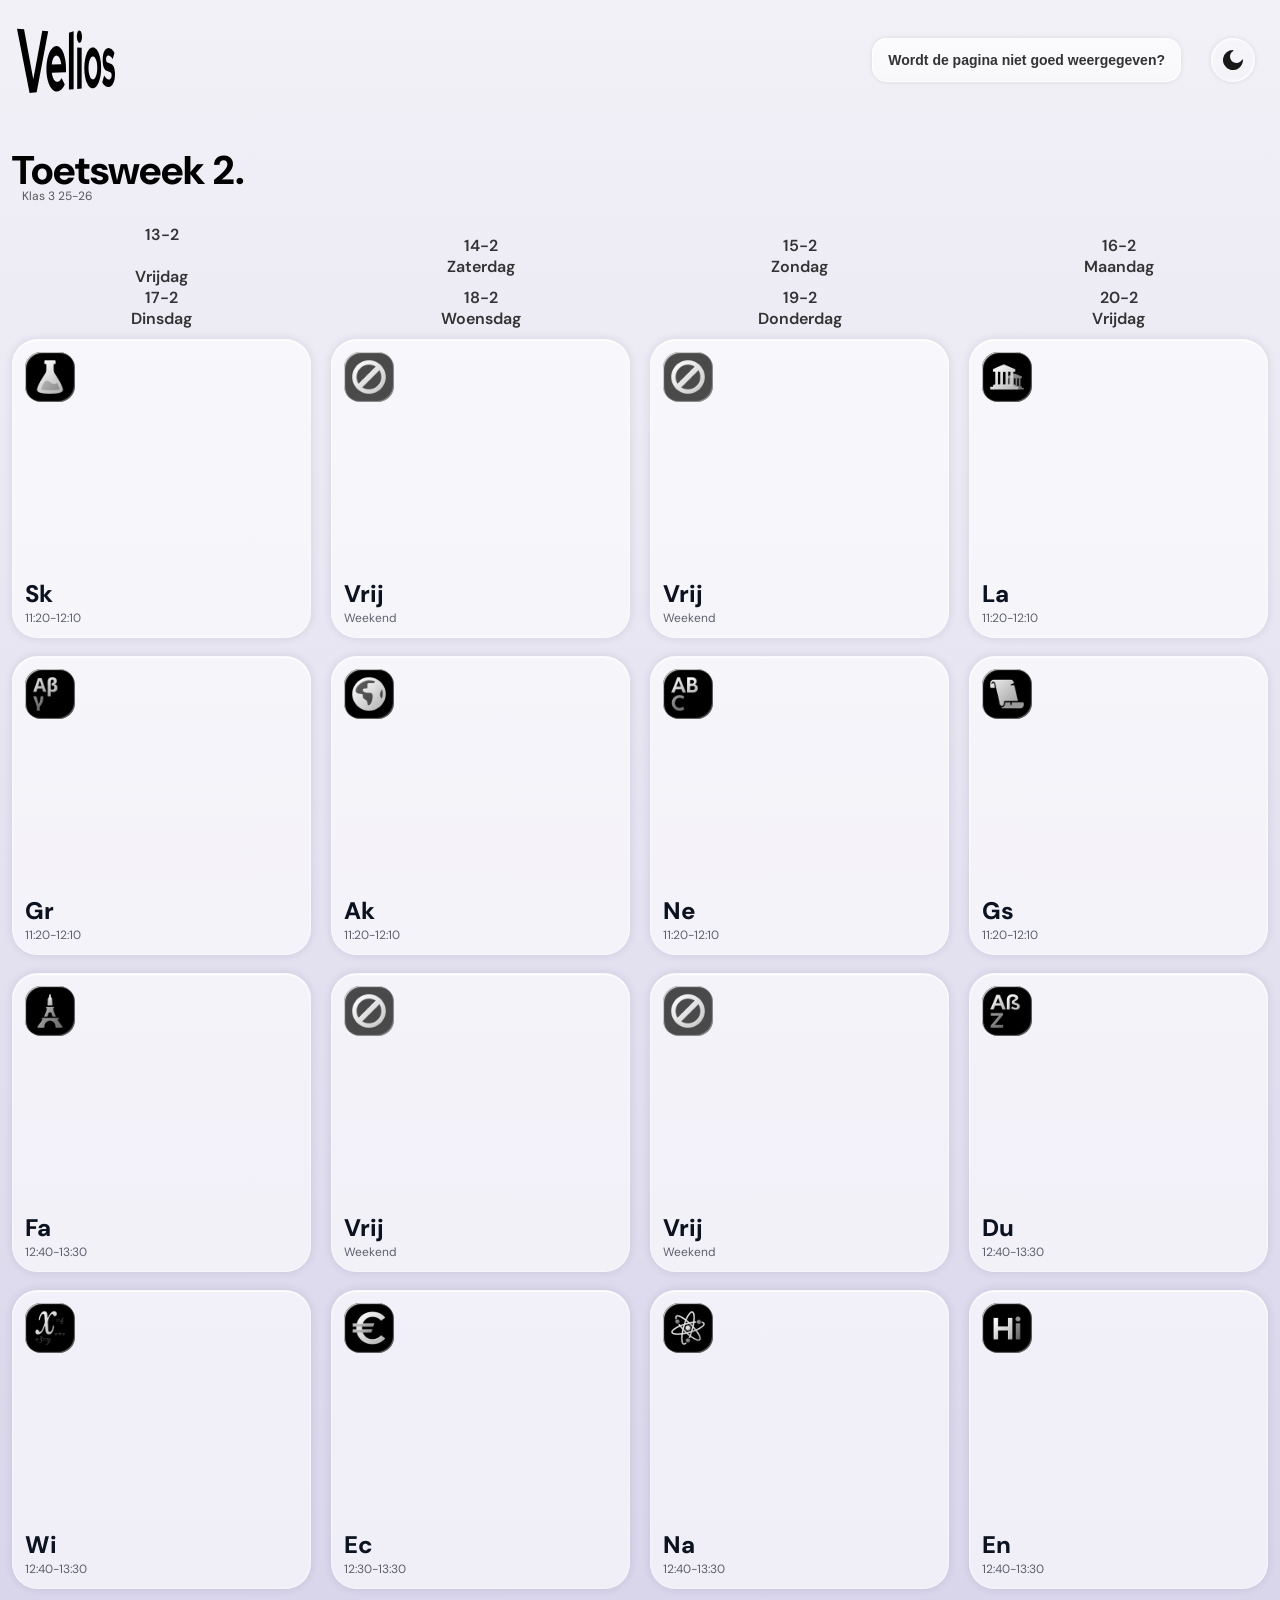
<file: index.html>
<!DOCTYPE html>
<html lang="nl">
<head>
  <meta charset="UTF-8" />
  <meta name="viewport" content="width=device-width, initial-scale=1.0"/>
  <title>Toetsweek 2 | vRooster</title>
  <link rel="icon" type="image/svg+xml" href="favicon.svg">
  <link rel="stylesheet" id="themeStylesheet" href="light.css"/>
  <link rel="icon" type="image/svg+xml" href="favicon.png">
</head>
<style>
  #loading-overlay{
      position: fixed;
      inset: 0;
      display: none;
      align-items: center;
      justify-content: center;
      background: linear-gradient(180deg,rgb(10, 10, 10) 0%, rgb(10, 8, 18) 100%);
      color: #fff;
      font-family: 'Red Hat Display', sans-serif;
      font-size: 22px;
      z-index: 999;
      opacity: 1;
      transition: opacity .4s ease;
      pointer-events: none;
    }
</style>
<script>
  if (window.innerWidth < 800) {
     window.location.href = "mobiel.html";
        }
</script>
<body>
   <div id="loading-overlay">Laden...</div>
  <div class="boven-content">
    <div class="container">
     <a href="nu.html"></a><div class="logo"></div></a>
   </div>
   <div class="rechts-content">
    <button class="probleem-knop" data-clickable="true" data-overlay="overlay-14">Wordt de pagina niet goed weergegeven?</button>
    <div class="thema-toggle" id="themeToggle">
      <svg xmlns="http://www.w3.org/2000/svg" width="30" height="29.997" viewBox="0 0 30 29.997">
        <path id="Path_1" data-name="Path 1" d="M9.949,29.147l-.01-.024A15,15,0,0,1,15,0c.694,0,.808,1.04.215,1.4a9.754,9.754,0,0,0-3.007,13.864l-.014.017a9.786,9.786,0,0,0,16.4-.55c.362-.6,1.405-.481,1.405.216a15.064,15.064,0,0,1-20.051,14.2Z" fill="rgba(0,0,0,0.9)"/>
      </svg>
    </div>
   </div>
  </div>
<div class="secondary-content">
  <div class="titels">
     <div class="title">
        <h1>Toetsweek 2.</h1>
     </div>
     <div class="subtitle">
        <h2>Klas 3 25-26</h2>
     </div>
  </div>
  <div class="weekdays">
    <div>13-2<br><br>Vrijdag</div>
    <div>14-2<br>Zaterdag</div>
    <div>15-2<br>Zondag</div>
    <div>16-2<br>Maandag</div>
    <div>17-2<br>Dinsdag</div>
    <div>18-2<br>Woensdag</div>
    <div>19-2<br>Donderdag</div>
    <div>20-2<br>Vrijdag</div>
  </div>
  <div class="grid">
    <!-- vervang lege items door items met unieke afbeelding (seed) en metadata -->
    <div class="grid-item" data-overlay="overlay-1" data-clickable="true">
      <div class="item-img" data-gridicon="scheikunde" alt="Scheikunde"></div>
      <div class="item-meta">
        <div class="item-title">Sk</div>
        <div class="item-subtitle">11:20-12:10</div>
      </div>
    </div>
    <div class="grid-item" data-clickable="false">
      <div class="item-img" data-gridicon="vrij" alt="vrij"></div>
      <div class="item-meta">
        <div class="item-title">Vrij</div>
        <div class="item-subtitle">Weekend</div>
      </div>
    </div>
    <div class="grid-item" data-clickable="false">
      <div class="item-img" data-gridicon="vrij" alt="vrij"></div>
      <div class="item-meta">
        <div class="item-title">Vrij</div>
        <div class="item-subtitle">Weekend</div>
      </div>
    </div>
    <div class="grid-item" data-overlay="overlay-2" data-clickable="true">
      <div class="item-img" data-gridicon="latijn" alt="Latijn"></div>
      <div class="item-meta">
        <div class="item-title">La</div>
        <div class="item-subtitle">11:20-12:10</div>
      </div>
    </div>
    <div class="grid-item" data-overlay="overlay-3" data-clickable="true">
      <div class="item-img" data-gridicon="grieks" alt="Grieks"></div>
      <div class="item-meta">
        <div class="item-title">Gr</div>
        <div class="item-subtitle">11:20-12:10</div>
      </div>
    </div>
    <div class="grid-item" data-overlay="overlay-4" data-clickable="true">
      <div class="item-img" data-gridicon="aardrijkskunde" alt="Aardrijkskunde"></div>
      <div class="item-meta">
        <div class="item-title">Ak</div>
        <div class="item-subtitle">11:20-12:10</div>
      </div>
    </div>
    <div class="grid-item" data-overlay="overlay-5" data-clickable="true">
      <div class="item-img" data-gridicon="nederlands" alt="Nederlands"></div>
      <div class="item-meta">
        <div class="item-title">Ne</div>
        <div class="item-subtitle">11:20-12:10</div>
      </div>
    </div>
    <div class="grid-item" data-overlay="overlay-6" data-clickable="true">
      <div class="item-img" data-gridicon="geschiedenis" alt="Geschiedenis"></div>
      <div class="item-meta">
        <div class="item-title">Gs</div>
        <div class="item-subtitle">11:20-12:10</div>
      </div>
    </div>
    <div class="grid-item" data-overlay="overlay-7" data-clickable="true">
      <div class="item-img" data-gridicon="frans" alt="Frans"></div>
      <div class="item-meta">
        <div class="item-title">Fa</div>
        <div class="item-subtitle">12:40-13:30</div>
      </div>
    </div>
    <div class="grid-item" data-clickable="false">
      <div class="item-img" data-gridicon="vrij" alt="Vrij"></div>
      <div class="item-meta">
        <div class="item-title">Vrij</div>
        <div class="item-subtitle">Weekend</div>
      </div>
    </div>
    <div class="grid-item" data-clickable="false">
      <div class="item-img" data-gridicon="vrij" alt="Vrij"></div>
      <div class="item-meta">
        <div class="item-title">Vrij</div>
        <div class="item-subtitle">Weekend</div>
      </div>
    </div>
    <div class="grid-item" data-overlay="overlay-8" data-clickable="true">
      <div class="item-img" data-gridicon="duits" alt="Duits"></div>
      <div class="item-meta">
        <div class="item-title">Du</div>
        <div class="item-subtitle">12:40-13:30</div>
      </div>
    </div>
    <div class="grid-item" data-overlay="overlay-9" data-clickable="true">
      <div class="item-img" data-gridicon="wiskunde" alt="Wiskunde"></div>
      <div class="item-meta">
        <div class="item-title">Wi</div>
        <div class="item-subtitle">12:40-13:30</div>
      </div>
    </div>
    <div class="grid-item" data-overlay="overlay-10" data-clickable="true">
      <div class="item-img" data-gridicon="economie" alt="Economie"></div>
      <div class="item-meta">
        <div class="item-title">Ec</div>
        <div class="item-subtitle">12:30-13:30</div>
      </div>
    </div>
    <div class="grid-item" data-overlay="overlay-11" data-clickable="true">
      <div class="item-img" data-gridicon="natuurkunde" alt="Natuurkunde"></div>
      <div class="item-meta">
        <div class="item-title">Na</div>
        <div class="item-subtitle">12:40-13:30</div>
      </div>
    </div>
    <div class="grid-item" data-overlay="overlay-12" data-clickable="true">
      <div class="item-img" data-gridicon="engels" alt="Engels"></div>
      <div class="item-meta">
        <div class="item-title">En</div>
        <div class="item-subtitle">12:40-13:30</div>
      </div>
    </div>

    <div id="overlay-1" class="overlay" aria-hidden="true">
    <div class="overlay-panel" role="dialog" aria-modal="true">
      <div class="overlay-content">
        <div class="overlay-header">
         <div>
            <button class="overlay-close"><div class="esc-btn"></div> Sluiten</button>
            <div class="overlay-title"><div class="titel-img" data-ticon="scheikunde"></div>Scheikunde</div>
            <div class="overlay-body"> 
              <a href="https://quizlet.com/user/HeyTap/folders/ctp2-2526?i=5mmwjl&x=1xqt" target="_blank" rel="noopener noreferrer"><button class="overlay-btn-quizlet"><div class="quizlet-img"></div>Quizlet</button></a>
              <a href="https://murmellius.magister.net/magister/#/vandaag" target="_blank" rel="noopener noreferrer"><button class="overlay-btn"><div class="magister-img"></div>Magister</button></a>
              <a href="https://drive.google.com/drive/folders/1xifZpcXIuxnKVonqNxPSVy7SeA1ktw_2?usp=sharing" target="_blank" rel="noopener noreferrer"><button class="overlay-btn"><div class="bestanden-img"></div>Bestanden</button></a>
            </div>
            <div class="overlay-subtitle"><b>Theorie:</b><br>Hoofdstuk 2 en 3 (excl. §3.4) en kennis hoofdstuk 1.<br><br><b>Begrippen:</b><br>Hoofdstuk 2 en 3 (excl. §3.4) en evt. hoofdstuk 1.<br><br><b>Overig:</b><br>Reactievergelijkingen kloppend maken.</div>
         </div>
       </div>
      </div>
    </div>
  </div>

  <div id="overlay-2" class="overlay" aria-hidden="true">
    <div class="overlay-panel" role="dialog" aria-modal="true">
      <div class="overlay-content">
        <div class="overlay-header">
         <div>
            <button class="overlay-close"><div class="esc-btn"></div> Sluiten</button>
            <div class="overlay-title"><div class="titel-img" data-ticon="latijn"></div>Latijn</div>
            <div class="overlay-body"> 
              <a href="https://murmellius.magister.net/magister/#/vandaag" target="_blank" rel="noopener noreferrer"><button class="overlay-btn"><div class="magister-img"></div>Magister</button></a>
              <a href="https://drive.google.com/drive/folders/1baB-trtODlMS1krdKDX-0Hj2qSnZIbfF?usp=sharing" target="_blank" rel="noopener noreferrer"><button class="overlay-btn"><div class="bestanden-img"></div>Bestanden</button></a>
            </div>
            <div class="overlay-subtitle"><b>Theorie:</b><br>Cultuur en grammatica hoofdstuk 15 en 16, teksten 15A, 15B en 16B.<br><br><b>Begrippen:</b><br>-<br><br><b>Overig:</b><br>-</div>
         </div>
       </div>
      </div>
    </div>
  </div>

  <div id="overlay-3" class="overlay" aria-hidden="true">
    <div class="overlay-panel" role="dialog" aria-modal="true">
      <div class="overlay-content">
        <div class="overlay-header">
         <div>
            <button class="overlay-close"><div class="esc-btn"></div> Sluiten</button>
            <div class="overlay-title"><div class="titel-img" data-ticon="grieks"></div>Grieks</div>
            <div class="overlay-body"> 
              <a href="https://murmellius.magister.net/magister/#/vandaag" target="_blank" rel="noopener noreferrer"><button class="overlay-btn"><div class="magister-img"></div>Magister</button></a>
              <a href="https://drive.google.com/drive/folders/1paKeto_-3y1mDDMxD_5ZOLMPCYskaXbC?usp=sharing" target="_blank" rel="noopener noreferrer"><button class="overlay-btn"><div class="bestanden-img"></div>Bestanden</button></a>
            </div>
            <div class="overlay-subtitle"><b>Theorie:</b><br>Grammatica thema 6, cultuur en Griekse teksten hoofdstuk 26, 27 en 28.<br><br><b>Begrippen:</b><br>-<br><br><b>Overig:</b><br>-</div>
         </div>
       </div>
      </div>
    </div>
  </div>

  <div id="overlay-4" class="overlay" aria-hidden="true">
    <div class="overlay-panel" role="dialog" aria-modal="true">
      <div class="overlay-content">
        <div class="overlay-header">
         <div>
            <button class="overlay-close"><div class="esc-btn"></div> Sluiten</button>
            <div class="overlay-title"><div class="titel-img" data-ticon="aardrijkskunde"></div>Aardrijkskunde</div>
            <div class="overlay-body"> 
              <a href="https://quizlet.com/user/HeyTap/folders/ctp2-2526?i=5mmwjl&x=1xqt" target="_blank" rel="noopener noreferrer"><button class="overlay-btn-quizlet"><div class="quizlet-img"></div>Quizlet</button></a>
              <a href="https://murmellius.magister.net/magister/#/vandaag" target="_blank" rel="noopener noreferrer"><button class="overlay-btn"><div class="magister-img"></div>Magister</button></a>
              <a href="https://drive.google.com/drive/folders/1UbmNF2tttqWKA5SFx-zNnhwEPM0RE98z?usp=sharing" target="_blank" rel="noopener noreferrer"><button class="overlay-btn"><div class="bestanden-img"></div>Bestanden</button></a>
            </div>
            <div class="overlay-subtitle"><b>Theorie:</b><br>Hoofdstuk 1 (§1.2 t/m §1.5) en Hoofdstuk 3 (§3.1 t/m §3.5).<br><br><b>Begrippen:</b><br>Hoofdstuk 1 (§1.2 t/m §1.5) en Hoofdstuk 3 (§3.1 t/m §3.5).<br><br><b>Overig:</b><br>-</div>
         </div>
       </div>
      </div>
    </div>
  </div>

  <div id="overlay-5" class="overlay" aria-hidden="true">
    <div class="overlay-panel" role="dialog" aria-modal="true">
      <div class="overlay-content">
        <div class="overlay-header">
         <div>
            <button class="overlay-close"><div class="esc-btn"></div> Sluiten</button>
            <div class="overlay-title"><div class="titel-img" data-ticon="nederlands"></div>Nederlands</div>
            <div class="overlay-body"> 
              <a href="https://murmellius.magister.net/magister/#/vandaag" target="_blank" rel="noopener noreferrer"><button class="overlay-btn"><div class="magister-img"></div>Magister</button></a>
              <a href="https://drive.google.com/drive/folders/15dHuR2Rnv5O-DC753tPuphvROs0MQaQZ?usp=sharing" target="_blank" rel="noopener noreferrer"><button class="overlay-btn"><div class="bestanden-img"></div>Bestanden</button></a>
            </div>
            <div class="overlay-subtitle"><b>Theorie:</b><br>Syllabus zinsontleden.<br><br><b>Begrippen:</b><br>-<br><br><b>Overig:</b><br>Trappetjesschema kunnen maken en bijzinnen kunnen benoemen.</div>
         </div>
       </div>
      </div>
    </div>
  </div>

  <div id="overlay-6" class="overlay" aria-hidden="true">
    <div class="overlay-panel" role="dialog" aria-modal="true">
      <div class="overlay-content">
        <div class="overlay-header">
         <div>
            <button class="overlay-close"><div class="esc-btn"></div> Sluiten</button>
            <div class="overlay-title"><div class="titel-img" data-ticon="geschiedenis"></div>Geschiedenis</div>
            <div class="overlay-body"> 
              <a href="https://quizlet.com/user/HeyTap/folders/ctp2-2526?i=5mmwjl&x=1xqt" target="_blank" rel="noopener noreferrer"><button class="overlay-btn-quizlet"><div class="quizlet-img"></div>Quizlet</button></a>
              <a href="https://murmellius.magister.net/magister/#/vandaag" target="_blank" rel="noopener noreferrer"><button class="overlay-btn"><div class="magister-img"></div>Magister</button></a>
              <a href="https://drive.google.com/drive/folders/1t8EAqn1Rl3Bfpl7nsSO-A2JWp3LuMhgz?usp=sharing" target="_blank" rel="noopener noreferrer"><button class="overlay-btn"><div class="bestanden-img"></div>Bestanden</button></a>
            </div>
            <div class="overlay-subtitle"><b>Theorie:</b><br>Hoofdstuk 3: De tweede wereldoorlog (§3.1 t/m §3.3).<br><br><b>Begrippen:</b><br>§3.1 t/m §3.3.<br><br><b>Overig:</b><br>Vaardigheden bron herkennen.</div>
         </div>
       </div>
      </div>
    </div>
  </div>

  <div id="overlay-7" class="overlay" aria-hidden="true">
    <div class="overlay-panel" role="dialog" aria-modal="true">
      <div class="overlay-content">
        <div class="overlay-header">
         <div>
            <button class="overlay-close"><div class="esc-btn"></div> Sluiten</button>
            <div class="overlay-title"><div class="titel-img" data-ticon="frans"></div>Frans</div>
            <div class="overlay-body"> 
              <a href="https://murmellius.magister.net/magister/#/vandaag" target="_blank" rel="noopener noreferrer"><button class="overlay-btn"><div class="magister-img"></div>Magister</button></a>
              <a href="https://drive.google.com/drive/folders/1-wJZ_h_q9RV143Wyxvhl-gcInwqY53K3?usp=sharing" target="_blank" rel="noopener noreferrer"><button class="overlay-btn"><div class="bestanden-img"></div>Bestanden</button></a>
            </div>
            <div class="overlay-subtitle"><b>Theorie:</b><br>Hoofdstuk 2 (deel A, B, C, D, E, F, G, H) en hoofdstuk 3 (deel A, B, C, D).<br><br><b>Begrippen:</b><br>Hoofdstuk 2 deel A, B, E, F en hoofdstuk 3 deel A, B.<br><br><b>Overig:</b><br>Phrases-clés en onrglm. ww'en.</div>
         </div>
       </div>
      </div>
    </div>
  </div>

  <div id="overlay-8" class="overlay" aria-hidden="true">
    <div class="overlay-panel" role="dialog" aria-modal="true">
      <div class="overlay-content">
        <div class="overlay-header">
         <div>
            <button class="overlay-close"><div class="esc-btn"></div> Sluiten</button>
            <div class="overlay-title"><div class="titel-img" data-ticon="duits"></div>Duits</div>
            <div class="overlay-body"> 
              <a href="https://quizlet.com/user/HeyTap/folders/ctp2-2526?i=5mmwjl&x=1xqt" target="_blank" rel="noopener noreferrer"><button class="overlay-btn-quizlet"><div class="quizlet-img"></div>Quizlet</button></a>
              <a href="https://murmellius.magister.net/magister/#/vandaag" target="_blank" rel="noopener noreferrer"><button class="overlay-btn"><div class="magister-img"></div>Magister</button></a>
              <a href="https://drive.google.com/drive/folders/1UbmNF2tttqWKA5SFx-zNnhwEPM0RE98z?usp=sharing" target="_blank" rel="noopener noreferrer"><button class="overlay-btn"><div class="bestanden-img"></div>Bestanden</button></a>
            </div>
            <div class="overlay-subtitle"><b>Theorie:</b><br>Grammatica 1A-1K (excl. onvt.vt. regelmatige ww'en) en 2A-2J, lezen niveau B1.<br><br><b>Begrippen:</b><br>Vokabeln S45, S50, S7 en S9.<br><br><b>Overig:</b><br>Schrijven van een mail (S7, A7) en luistertoets (onder lestijd).</div>
         </div>
       </div>
      </div>
    </div>
  </div>

  <div id="overlay-9" class="overlay" aria-hidden="true">
    <div class="overlay-panel" role="dialog" aria-modal="true">
      <div class="overlay-content">
        <div class="overlay-header">
         <div>
            <button class="overlay-close"><div class="esc-btn"></div> Sluiten</button>
            <div class="overlay-title"><div class="titel-img" data-ticon="wiskunde"></div>Wiskunde</div>
            <div class="overlay-body"> 
              <a href="https://murmellius.magister.net/magister/#/vandaag" target="_blank" rel="noopener noreferrer"><button class="overlay-btn"><div class="magister-img"></div>Magister</button></a>
              <a href="https://drive.google.com/drive/folders/1JxLQk4R6vttBavVn1uc8hpKeva16Ac4c?usp=sharing" target="_blank" rel="noopener noreferrer"><button class="overlay-btn"><div class="bestanden-img"></div>Bestanden</button></a>
            </div>
            <div class="overlay-subtitle"><b>Theorie:</b><br>Hoofdstuk 5 (en kennis H3).<br><br><b>Begrippen:</b><br>-<br><br><b>Overig:</b><br>ABC-formule en X defineren.</div>
         </div>
       </div>
      </div>
    </div>
  </div>

  <div id="overlay-10" class="overlay" aria-hidden="true">
    <div class="overlay-panel" role="dialog" aria-modal="true">
      <div class="overlay-content">
        <div class="overlay-header">
         <div>
            <button class="overlay-close"><div class="esc-btn"></div> Sluiten</button>
            <div class="overlay-title"><div class="titel-img" data-ticon="economie"></div>Economie</div>
            <div class="overlay-body"> 
              <a href="https://quizlet.com/user/HeyTap/folders/ctp2-2526?i=5mmwjl&x=1xqt" target="_blank" rel="noopener noreferrer"><button class="overlay-btn-quizlet"><div class="quizlet-img"></div>Quizlet</button></a>
              <a href="https://murmellius.magister.net/magister/#/vandaag" target="_blank" rel="noopener noreferrer"><button class="overlay-btn"><div class="magister-img"></div>Magister</button></a>
              <a href="https://drive.google.com/drive/folders/10BjxebOg1-P_90GWMWI9JBJyTt0SoIKf?usp=sharing" target="_blank" rel="noopener noreferrer"><button class="overlay-btn"><div class="bestanden-img"></div>Bestanden</button></a>
            </div>
            <div class="overlay-subtitle"><b>Proefwerk alleen voor herkansing.</b><br><br><b>Theorie:</b><br>Syllabus economie leerdoel 1 t/m 16, 18, 19 en opdrachtem 1 t/m 8.<br><br><b>Begrippen:</b><br>Theorie syllabus.<br><br><b>Overig:</b><br>Grafiek tekenen.</div>
         </div>
       </div>
      </div>
    </div>
  </div>

  <div id="overlay-11" class="overlay" aria-hidden="true">
    <div class="overlay-panel" role="dialog" aria-modal="true">
      <div class="overlay-content">
        <div class="overlay-header">
         <div>
            <button class="overlay-close"><div class="esc-btn"></div> Sluiten</button>
            <div class="overlay-title"><div class="titel-img" data-ticon="natuurkunde"></div>Natuurkunde</div>
            <div class="overlay-body"> 
              <a href="https://quizlet.com/user/HeyTap/folders/ctp2-2526?i=5mmwjl&x=1xqt" target="_blank" rel="noopener noreferrer"><button class="overlay-btn-quizlet"><div class="quizlet-img"></div>Quizlet</button></a>
              <a href="https://murmellius.magister.net/magister/#/vandaag" target="_blank" rel="noopener noreferrer"><button class="overlay-btn"><div class="magister-img"></div>Magister</button></a>
              <a href="https://drive.google.com/drive/folders/1QP76MRRitgC93EeKIkt-t6_TiZYm4rct?usp=sharing" target="_blank" rel="noopener noreferrer"><button class="overlay-btn"><div class="bestanden-img"></div>Bestanden</button></a>
            </div>
            <div class="overlay-subtitle"><b>Theorie:</b><br>Hoofdstuk 2 (§2.1 t/m 2.5) excl. 'Een platte lens...' (103), 'Convergeren met een spiegel' (105), 'Schotelantenne', 'Telescoop' (106), 'Holle lens en...' (113), 'In- en uitzoomen' (128), Tekst 131-132 en Hoofdstuk 3 (§3.2 t/m §3.5).<br><br><b>Begrippen:</b><br>Hoofdstuk 2 §2 t/m §5 en hoofdstuk 3 §3.2 t/m §3.5.<br><br><b>Overig:</b><br>Vervalvergelijking opschrijven.</div>
         </div>
       </div>
      </div>
    </div>
  </div>

  <div id="overlay-12" class="overlay" aria-hidden="true">
    <div class="overlay-panel" role="dialog" aria-modal="true">
      <div class="overlay-content">
        <div class="overlay-header">
         <div>
            <button class="overlay-close"><div class="esc-btn"></div> Sluiten</button>
            <div class="overlay-title"><div class="titel-img" data-ticon="engels"></div>Engels</div>
            <div class="overlay-body"> 
              <a href="https://murmellius.magister.net/magister/#/vandaag" target="_blank" rel="noopener noreferrer"><button class="overlay-btn"><div class="magister-img"></div>Magister</button></a>
              <a href="https://drive.google.com/drive/folders/101mYx_4WwLLp5r0htZbWBG0E_zvIDpu4?usp=sharing" target="_blank" rel="noopener noreferrer"><button class="overlay-btn"><div class="bestanden-img"></div>Bestanden</button></a>
            </div>
            <div class="overlay-subtitle"><b>Theorie:</b><br>Unit 3 (A, B, D, E), unit 5 (A, B, E) en unit 6 (A t/m E).<br><br><b>Begrippen:</b><br>-<br><br><b>Overig:</b><br>Zinnen van het actief naar het passief omzetten.</div>
         </div>
       </div>
      </div>
    </div>
  </div>

<div id="overlay-14" class="overlay" aria-hidden="true">
    <div class="overlay-panel" role="dialog" aria-modal="true">
      <div class="overlay-content">
        <div class="overlay-header">
         <div>
            <button class="overlay-close"><div class="esc-btn"></div> Sluiten</button>
            <div class="overlay-title"><div class="titel-img" data-ticon="waarschuwing"></div>Probleemoplossing</div>
            <div class="overlay-subtitle"><b>Als de pagina niet goed wordt weergegeven, kun je het volgende proberen:</b><br> • Zoom de pagina in- en uit door CTRL en + (inzoomen) of CTRL en - (uitzoomen).<br><br> • De mobiele site bezoeken (https://www.hangzhouferrari.github.io/vRooster/mobiel)<br><br> • Contact met mij opnemen (hanzghouferrari@outlook.com)</div>
         </div>
       </div>
      </div>
    </div>
  </div>
<script>
  // open/close helpers
  const openOverlay = id => {
    closeAllOverlays();
    const el = document.getElementById(id);
    if (!el) return;
    el.classList.add('active');
    el.setAttribute('aria-hidden', 'false');
  };
  const closeOverlay = el => {
    if (!el) return;
    el.classList.remove('active');
    el.setAttribute('aria-hidden', 'true');
  };
  const closeAllOverlays = () => {
    document.querySelectorAll('.overlay.active').forEach(o => closeOverlay(o));
  };

  // grid-item clicks open assigned overlay
  document.querySelectorAll('.grid-item[data-overlay], .probleem-knop[data-overlay]').forEach(item => {
    item.addEventListener('click', () => {
      const target = item.dataset.overlay;
      if (target) openOverlay(target);
    });
  });

  // overlay internal buttons
  document.querySelectorAll('.overlay').forEach(overlay => {
    // close button
    overlay.querySelectorAll('[data-close]').forEach(btn => {
      btn.addEventListener('click', e => {
        e.stopPropagation();
        closeOverlay(overlay);
      });
    });
    // clicking outside panel closes
    overlay.addEventListener('click', e => {
      if (e.target === overlay) closeOverlay(overlay);
    });
    // buttons that open other overlays
    overlay.querySelectorAll('[data-open]').forEach(btn => {
      btn.addEventListener('click', e => {
        const target = btn.dataset.open;
        if (target) openOverlay(target);
      });
    });
  });

  // ESC key closes
  window.addEventListener('keydown', e => {
    if (e.key === 'Escape') closeAllOverlays();
  });

  // zorg dat wanneer er op de class 'overlay-close' wordt geklikt, het overlay wordt gesloten
  document.querySelectorAll('.overlay-close').forEach(button => {
    button.addEventListener('click', () => {
      const overlay = button.closest('.overlay');
      closeOverlay(overlay);
    });
  });
</script>
<script>
const glas = document.querySelector('.navigatie-glas');
const nav = document.querySelector('.navigatie');
const knoppen = document.querySelectorAll('.navigatie .nav-knop');
let current = document.querySelector('.nav-knop-current');

function moveGlassTo(el) {
  const rect = el.getBoundingClientRect();
  const parentRect = nav.getBoundingClientRect();
  const x = rect.left - parentRect.left;
  const y = rect.top - parentRect.top;
  glas.style.left = `${x}px`;
  glas.style.top = `${y}px`;
  glas.style.width = `${rect.width}px`;
  glas.style.height = `${rect.height}px`;
}

if (current) moveGlassTo(current);

knoppen.forEach(btn => {
  btn.addEventListener('mouseenter', () => {
    moveGlassTo(btn);
    glas.classList.add('hover'); // 👈 glas lichter/groter bij hover
  });
  btn.addEventListener('mouseleave', () => {
    moveGlassTo(current);
    glas.classList.remove('hover'); // 👈 terug naar normale kleur/grootte
  });
});
</script>
<script>
(function () {
  const toggle = document.getElementById('themeToggle');
  const stylesheet = document.getElementById('themeStylesheet');

  // gebruik currentColor zodat we makkelijk kunnen wisselen via CSS / inline style
  const sunSvg = '<svg xmlns="http://www.w3.org/2000/svg" width="30" height="29.997" viewBox="0 0 30 29.997"><path d="M9.949,29.147l-.01-.024A15,15,0,0,1,15,0c.694,0,.808,1.04.215,1.4a9.754,9.754,0,0,0-3.007,13.864l-.014.017a9.786,9.786,0,0,0,16.4-.55c.362-.6,1.405-.481,1.405.216a15.064,15.064,0,0,1-20.051,14.2Z" fill="currentColor"/></svg>';
  const moonSvg = '<svg xmlns="http://www.w3.org/2000/svg" width="30" height="30" viewBox="0 0 30 30"><path d="M-5771.8-6794.8v-1.4a1.046,1.046,0,0,1,1.044-1.047,1.047,1.047,0,0,1,1.047,1.047v1.4a1.046,1.046,0,0,1-1.047,1.046A1.045,1.045,0,0,1-5771.8-6794.8Zm10.17-3.348-.548-.548a1.046,1.046,0,0,1,0-1.479,1.044,1.044,0,0,1,1.479,0l.55.547a1.046,1.046,0,0,1,0,1.479,1.051,1.051,0,0,1-.741.306A1.054,1.054,0,0,1-5761.626-6798.145Zm-19.73,0a1.042,1.042,0,0,1,0-1.479l.547-.547a1.045,1.045,0,0,1,1.479,0,1.045,1.045,0,0,1,0,1.479l-.547.548a1.046,1.046,0,0,1-.738.306A1.057,1.057,0,0,1-5781.356-6798.145Zm2.234-10.6a8.373,8.373,0,0,1,8.371-8.373,8.374,8.374,0,0,1,8.373,8.373,8.371,8.371,0,0,1-8.373,8.37A8.37,8.37,0,0,1-5779.123-6808.75Zm20.93,1.046a1.048,1.048,0,0,1-1.047-1.046,1.046,1.046,0,0,1,1.047-1.047h1.4a1.046,1.046,0,0,1,1.046,1.047,1.047,1.047,0,0,1-1.046,1.046Zm-26.512,0a1.048,1.048,0,0,1-1.047-1.046,1.046,1.046,0,0,1,1.047-1.047h1.4a1.046,1.046,0,0,1,1.046,1.047,1.048,1.048,0,0,1-1.046,1.046Zm22.53-9.624a1.047,1.047,0,0,1,0-1.479l.548-.55a1.049,1.049,0,0,1,1.481,0,1.049,1.049,0,0,1,0,1.482l-.55.547a1.041,1.041,0,0,1-.738.306A1.052,1.052,0,0,1-5762.174-6817.328Zm-18.636,0-.547-.547a1.046,1.046,0,0,1,0-1.482,1.046,1.046,0,0,1,1.479,0l.547.547a1.049,1.049,0,0,1,0,1.482,1.042,1.042,0,0,1-.738.306A1.054,1.054,0,0,1-5780.81-6817.328Zm9.014-3.981v-1.395a1.047,1.047,0,0,1,1.044-1.048,1.048,1.048,0,0,1,1.047,1.048v1.395a1.046,1.046,0,0,1-1.047,1.047A1.045,1.045,0,0,1-5771.8-6821.309Z" transform="translate(5785.751 6823.751)" fill="currentColor"/></svg>';

  const saved = localStorage.getItem('theme');
  let dark = saved === 'dark';

  function applyTheme() {
    stylesheet.setAttribute('href', dark ? 'dark.css' : 'light.css');
    // zet kleur van toggle zodat SVG (fill="currentColor") omzet naar gewenste kleur
    toggle.style.color = dark ? 'rgba(255,255,255,0.9)' : 'rgba(0,0,0,0.9)';
    toggle.innerHTML = dark ? moonSvg : sunSvg;
  }

  function showLoadingIfDark() {
    const overlay = document.getElementById('loading-overlay');
    if (!overlay) return;
    // toon alleen als dark actief
    if (dark) {
      overlay.style.display = 'flex';
      overlay.style.opacity = '1';
      // na 1s uitfaden
      setTimeout(() => {
        overlay.style.opacity = '0';
        setTimeout(() => {
          if (overlay.parentNode) overlay.parentNode.removeChild(overlay);
        }, 400); // na fade
      }, 300);
    } else {
      // geen overlay bij light
      if (overlay.parentNode) overlay.parentNode.removeChild(overlay);
    }
  }

  applyTheme();

  // show overlay direct na toepassen thema (alleen voor dark)
  showLoadingIfDark();

  toggle.addEventListener('click', () => {
    dark = !dark;
    localStorage.setItem('theme', dark ? 'dark' : 'light');
    // sluit alle overlays (functie bestaat al eerder op de pagina)
    if (typeof closeAllOverlays === 'function') closeAllOverlays();
    applyTheme();
    // toon overlay kort wanneer user schakelt naar dark
    if (dark) showLoadingIfDark();
    location.reload();
  });
})();
</script>
</body>
</html>
</file>
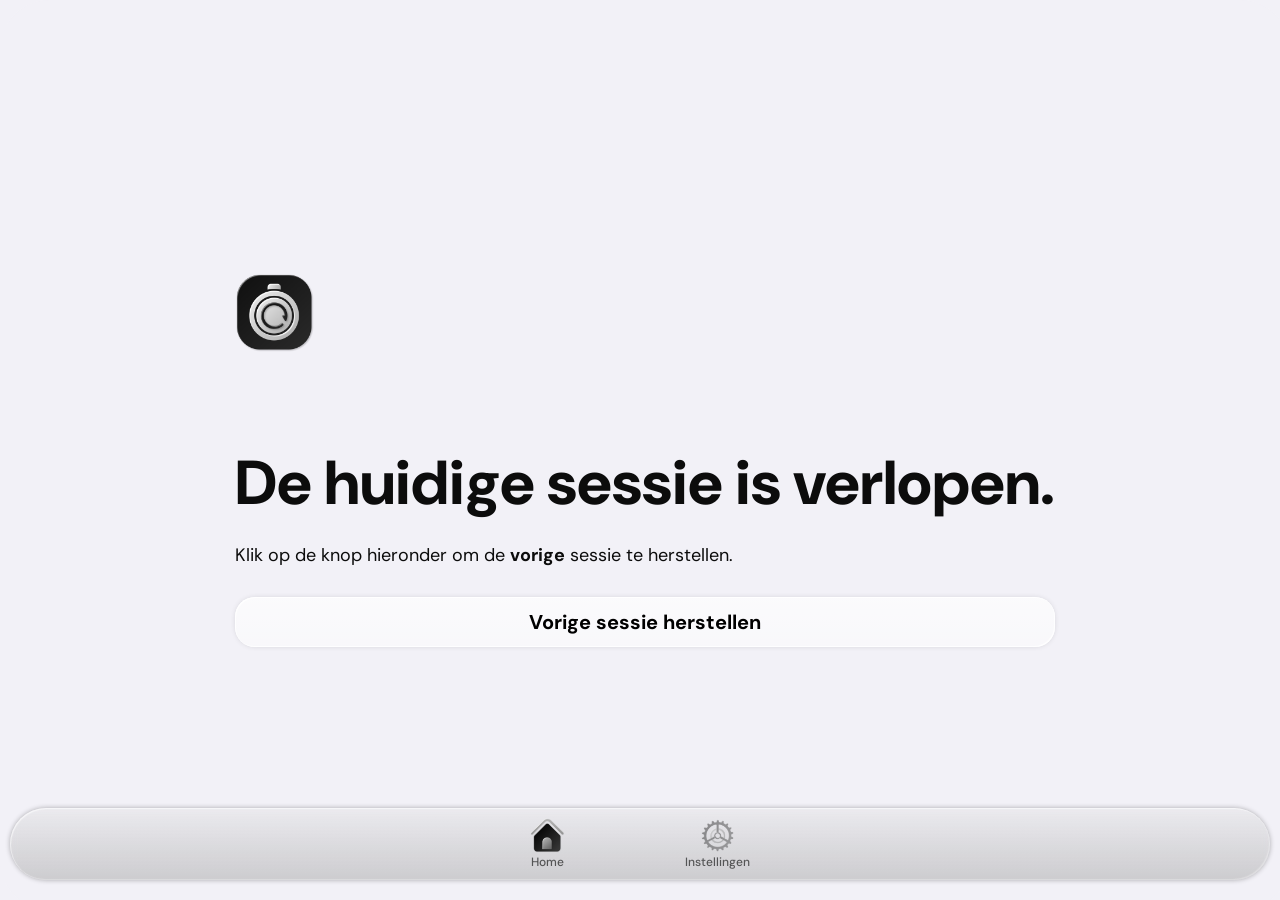
<file: app/index.html>
<!DOCTYPE html>
<html lang="nl">
<head>
  <meta charset="UTF-8" />
  <meta name="viewport" content="width=device-width, initial-scale=1.0, maximum-scale=1.0, minimum-scale=1.0, user-scalable=no"/>
  <title>vRooster</title>
  <script>
  (function () {
    const savedTheme = localStorage.getItem("theme");

   if (savedTheme === "dark") {
     document.write('<link rel="stylesheet" id="themeStylesheet" href="dark.css">');
    } else {
      document.write('<link rel="stylesheet" id="themeStylesheet" href="light.css">');
   }
  })();
  </script>
  <link rel="manifest" href="manifest.json">
  <meta name="theme-color" content="#F2F1F7">
  <meta name="apple-mobile-web-app-status-bar-style" content="black-translucent">
  <meta name="apple-mobile-web-app-capable" content="yes">
  <meta name="apple-mobile-web-app-status-bar-style" content="default">
  <meta name="theme-color" content="#f2f1f7" media="(prefers-color-scheme: light)">
  <meta name="theme-color" content="#0a0a0a" media="(prefers-color-scheme: dark)">
  <link href="https://cdn.jsdelivr.net/npm/bootstrap-icons/font/bootstrap-icons.css" rel="stylesheet">
  <link rel="stylesheet" href="https://fonts.googleapis.com/css2?family=Material+Symbols+Outlined:opsz,wght,FILL,GRAD@20..48,100..700,0..1,-50..200&icon_names=install_desktop" />
</head>
<body>
    <div class="main-content">
        <div class="logo"></div>
        <h1>Toetsweek 2.</h1>
        <div class="rooster">
            <div class="zijbalk">
              <div class="dag-knop" onclick="window.location.href='#vrij'">Vr</div>
              <div class="dag-knop" onclick="window.location.href='#ma'">Ma</div>
              <div class="dag-knop" onclick="window.location.href='#di'">Di</div>
              <div class="dag-knop" onclick="window.location.href='#wo'">Wo</div>
              <div class="dag-knop" onclick="window.location.href='#do'">Do</div>
              <div class="dag-knop" onclick="window.location.href='#vr'">Vr</div>
            </div>
            <div class="lijst">
              <div class="dag" id="vrij">
                <div class="dag-titel"><b>Vrijdag</b> 13-2</div>
                <div class="dag-knoppen">
                  <div class="lijst-item" data-overlay="overlay-1">
                    <div class="dag-img" data-vak="sk"></div>
                    <div class="dag-titels">
                      <div class="titel">Scheikunde</div>
                      <div class="subtitel">11:20-12:10</div>
                    </div>
                  </div>
                  <div class="lijst-item" data-overlay="overlay-7">
                    <div class="dag-img" data-vak="fa"></div>
                    <div class="dag-titels">
                      <div class="titel">Frans</div>
                      <div class="subtitel">12:40-13:30</div>
                    </div>
                  </div>
                </div>
              </div>
              
              <div class="dag" id="ma">
                <div class="dag-titel"><b>Maandag</b> 16-2</div>
                <div class="dag-knoppen">
                  <div class="lijst-item" data-overlay="overlay-2">
                    <div class="dag-img" data-vak="la"></div>
                    <div class="dag-titels">
                      <div class="titel">Latijn</div>
                      <div class="subtitel">11:20-12:10</div>
                    </div>
                  </div>
                  <div class="lijst-item" data-overlay="overlay-8">
                    <div class="dag-img" data-vak="du"></div>
                    <div class="dag-titels">
                      <div class="titel">Duits</div>
                      <div class="subtitel">12:40-13:30</div>
                    </div>
                  </div>
                </div>
              </div>

              <div class="dag" id="di">
                <div class="dag-titel"><b>Dinsdag</b> 17-2</div>
                <div class="dag-knoppen">
                  <div class="lijst-item" data-overlay="overlay-3">
                    <div class="dag-img" data-vak="gr"></div>
                    <div class="dag-titels">
                      <div class="titel">Grieks</div>
                      <div class="subtitel">11:20-12:10</div>
                    </div>
                  </div>
                  <div class="lijst-item" data-overlay="overlay-9">
                    <div class="dag-img" data-vak="wi"></div>
                    <div class="dag-titels">
                      <div class="titel">Wiskunde</div>
                      <div class="subtitel">12:40-13:30</div>
                    </div>
                  </div>
                </div>
              </div>

              <div class="dag" id="wo">
                <div class="dag-titel"><b>Woensdag</b> 18-2</div>
                <div class="dag-knoppen">
                  <div class="lijst-item" data-overlay="overlay-4">
                    <div class="dag-img" data-vak="ak"></div>
                    <div class="dag-titels">
                      <div class="titel">Aardrijkskunde</div>
                      <div class="subtitel">11:20-12:10</div>
                    </div>
                  </div>
                  <div class="lijst-item" data-overlay="overlay-10">
                    <div class="dag-img" data-vak="ec"></div>
                    <div class="dag-titels">
                      <div class="titel">Economie</div>
                      <div class="subtitel">12:40-13:30</div>
                    </div>
                  </div>
                </div>
              </div>

              <div class="dag" id="do">
                <div class="dag-titel"><b>Donderdag</b> 19-2</div>
                <div class="dag-knoppen">
                  <div class="lijst-item" data-overlay="overlay-5">
                    <div class="dag-img" data-vak="ne"></div>
                    <div class="dag-titels">
                      <div class="titel">Nederlands</div>
                      <div class="subtitel">11:20-12:10</div>
                    </div>
                  </div>
                  <div class="lijst-item" data-overlay="overlay-11">
                    <div class="dag-img" data-vak="na"></div>
                    <div class="dag-titels">
                      <div class="titel">Natuurkunde</div>
                      <div class="subtitel">12:40-13:30</div>
                    </div>
                  </div>
                </div>
              </div>

              <div class="dag" id="vr">
                <div class="dag-titel"><b>Vrijdag</b> 20-2</div>
                <div class="dag-knoppen">
                  <div class="lijst-item" data-overlay="overlay-6">
                    <div class="dag-img" data-vak="gs"></div>
                    <div class="dag-titels">
                      <div class="titel">Geschiedenis</div>
                      <div class="subtitel">11:20-12:10</div>
                    </div>
                  </div>
                  <div class="lijst-item" data-overlay="overlay-12">
                    <div class="dag-img" data-vak="en"></div>
                    <div class="dag-titels">
                      <div class="titel">Engels</div>
                      <div class="subtitel">12:40-13:30</div>
                    </div>
                  </div>
                </div>
              </div>
            </div>
        </div>
    </div>
    
    <div class="nav">
        <div class="nav-button" onclick="window.location.href='index.html'"><div class="nav-item" data-nav-name="home" data-active="1"></div><div class="nav-label">Home</div></div>
        <div class="nav-button" onclick="window.location.href='settings.html'"><div class="nav-item" data-nav-name="settings" data-active="0"></div><div class="nav-label">Instellingen</div></div>
    </div>

    <!-- Overlays -->
    <div id="overlay-1" class="overlay" aria-hidden="true">
      <div class="overlay-panel" role="dialog" aria-modal="true">
        <div class="overlay-content">
          <div class="overlay-header">
            <div>
              <button class="overlay-close"><div class="esc-btn"></div></button>
              <div class="overlay-title"><div class="titel-img" data-ticon="scheikunde"></div>Scheikunde</div>
              <div class="overlay-body">
                <a href="https://quizlet.com/user/HeyTap/folders/ctp2-2526?i=5mmwjl&x=1xqt" target="_blank" rel="noopener noreferrer"><button class="overlay-btn-quizlet"><div class="quizlet-img"></div>Quizlet</button></a>
                <a href="https://drive.google.com/drive/folders/1xifZpcXIuxnKVonqNxPSVy7SeA1ktw_2?usp=sharing" target="_blank" rel="noopener noreferrer"><button class="overlay-btn"><div class="bestanden-img"></div>Bestanden</button></a>
              </div>
              <div class="overlay-subtitle"><b>Theorie:</b><br>Hoofdstuk 2 en 3 (excl. §3.4) en kennis hoofdstuk 1.<br><br><b>Begrippen:</b><br>Hoofdstuk 2 en 3 (excl. §3.4) en evt. hoofdstuk 1.<br><br><b>Overig:</b><br>Reactievergelijkingen kloppend maken.</div>
            </div>
          </div>
        </div>
      </div>
    </div>

    <div id="overlay-2" class="overlay" aria-hidden="true">
      <div class="overlay-panel" role="dialog" aria-modal="true">
        <div class="overlay-content">
          <div class="overlay-header">
            <div>
              <button class="overlay-close"><div class="esc-btn"></div></button>
              <div class="overlay-title"><div class="titel-img" data-ticon="latijn"></div>Latijn</div>
              <div class="overlay-body">
                <a href="https://drive.google.com/drive/folders/1baB-trtODlMS1krdKDX-0Hj2qSnZIbfF?usp=sharing" target="_blank" rel="noopener noreferrer"><button class="overlay-btn"><div class="bestanden-img"></div>Bestanden</button></a>
              </div>
              <div class="overlay-subtitle"><b>Theorie:</b><br>Cultuur en grammatica hoofdstuk 15 en 16, teksten 15A, 15B en 16B.<br><br><b>Begrippen:</b><br>-<br><br><b>Overig:</b><br>-</div>
            </div>
          </div>
        </div>
      </div>
    </div>

    <div id="overlay-3" class="overlay" aria-hidden="true">
      <div class="overlay-panel" role="dialog" aria-modal="true">
        <div class="overlay-content">
          <div class="overlay-header">
            <div>
              <button class="overlay-close"><div class="esc-btn"></div></button>
              <div class="overlay-title"><div class="titel-img" data-ticon="grieks"></div>Grieks</div>
              <div class="overlay-body">
                <a href="https://drive.google.com/drive/folders/1paKeto_-3y1mDDMxD_5ZOLMPCYskaXbC?usp=sharing" target="_blank" rel="noopener noreferrer"><button class="overlay-btn"><div class="bestanden-img"></div>Bestanden</button></a>
              </div>
              <div class="overlay-subtitle"><b>Theorie:</b><br>Grammatica thema 6, cultuur en Griekse teksten hoofdstuk 26, 27 en 28.<br><br><b>Begrippen:</b><br>-<br><br><b>Overig:</b><br>-</div>
            </div>
          </div>
        </div>
      </div>
    </div>

    <div id="overlay-4" class="overlay" aria-hidden="true">
      <div class="overlay-panel" role="dialog" aria-modal="true">
        <div class="overlay-content">
          <div class="overlay-header">
            <div>
              <button class="overlay-close"><div class="esc-btn"></div></button>
              <div class="overlay-title"><div class="titel-img" data-ticon="aardrijkskunde"></div>Aardrijkskunde</div>
              <div class="overlay-body">
                <a href="https://quizlet.com/user/HeyTap/folders/ctp2-2526?i=5mmwjl&x=1xqt" target="_blank" rel="noopener noreferrer"><button class="overlay-btn-quizlet"><div class="quizlet-img"></div>Quizlet</button></a>
                <a href="https://drive.google.com/drive/folders/1UbmNF2tttqWKA5SFx-zNnhwEPM0RE98z?usp=sharing" target="_blank" rel="noopener noreferrer"><button class="overlay-btn"><div class="bestanden-img"></div>Bestanden</button></a>
              </div>
              <div class="overlay-subtitle"><b>Theorie:</b><br>Hoofdstuk 1 (§1.2 t/m §1.5) en Hoofdstuk 3 (§3.1 t/m §3.5).<br><br><b>Begrippen:</b><br>Hoofdstuk 1 (§1.2 t/m §1.5) en Hoofdstuk 3 (§3.1 t/m §3.5).<br><br><b>Overig:</b><br>-</div>
            </div>
          </div>
        </div>
      </div>
    </div>

    <div id="overlay-5" class="overlay" aria-hidden="true">
      <div class="overlay-panel" role="dialog" aria-modal="true">
        <div class="overlay-content">
          <div class="overlay-header">
            <div>
              <button class="overlay-close"><div class="esc-btn"></div></button>
              <div class="overlay-title"><div class="titel-img" data-ticon="nederlands"></div>Nederlands</div>
              <div class="overlay-body">
                <a href="https://drive.google.com/drive/folders/15dHuR2Rnv5O-DC753tPuphvROs0MQaQZ?usp=sharing" target="_blank" rel="noopener noreferrer"><button class="overlay-btn"><div class="bestanden-img"></div>Bestanden</button></a>
              </div>
              <div class="overlay-subtitle"><b>Theorie:</b><br>Syllabus zinsontleden.<br><br><b>Begrippen:</b><br>-<br><br><b>Overig:</b><br>Trappetjesschema kunnen maken en bijzinnen kunnen benoemen.</div>
            </div>
          </div>
        </div>
      </div>
    </div>

    <div id="overlay-6" class="overlay" aria-hidden="true">
      <div class="overlay-panel" role="dialog" aria-modal="true">
        <div class="overlay-content">
          <div class="overlay-header">
            <div>
              <button class="overlay-close"><div class="esc-btn"></div></button>
              <div class="overlay-title"><div class="titel-img" data-ticon="geschiedenis"></div>Geschiedenis</div>
              <div class="overlay-body">
                <a href="https://quizlet.com/user/HeyTap/folders/ctp2-2526?i=5mmwjl&x=1xqt" target="_blank" rel="noopener noreferrer"><button class="overlay-btn-quizlet"><div class="quizlet-img"></div>Quizlet</button></a>
                <a href="https://drive.google.com/drive/folders/1t8EAqn1Rl3Bfpl7nsSO-A2JWp3LuMhgz?usp=sharing" target="_blank" rel="noopener noreferrer"><button class="overlay-btn"><div class="bestanden-img"></div>Bestanden</button></a>
              </div>
              <div class="overlay-subtitle"><b>Theorie:</b><br>Hoofdstuk 3: De tweede wereldoorlog (§3.1 t/m §3.3).<br><br><b>Begrippen:</b><br>§3.1 t/m §3.3.<br><br><b>Overig:</b><br>Vaardigheden bron herkennen.</div>
            </div>
          </div>
        </div>
      </div>
    </div>

    <div id="overlay-7" class="overlay" aria-hidden="true">
      <div class="overlay-panel" role="dialog" aria-modal="true">
        <div class="overlay-content">
          <div class="overlay-header">
            <div>
              <button class="overlay-close"><div class="esc-btn"></div></button>
              <div class="overlay-title"><div class="titel-img" data-ticon="frans"></div>Frans</div>
              <div class="overlay-body">
                <a href="https://drive.google.com/drive/folders/1-wJZ_h_q9RV143Wyxvhl-gcInwqY53K3?usp=sharing" target="_blank" rel="noopener noreferrer"><button class="overlay-btn"><div class="bestanden-img"></div>Bestanden</button></a>
              </div>
              <div class="overlay-subtitle"><b>Theorie:</b><br>Hoofdstuk 2 (deel A, B, C, D, E, F, G, H) en hoofdstuk 3 (deel A, B, C, D).<br><br><b>Begrippen:</b><br>Hoofdstuk 2 deel A, B, E, F en hoofdstuk 3 deel A, B.<br><br><b>Overig:</b><br>Phrases-clés en onrglm. ww'en.</div>
            </div>
          </div>
        </div>
      </div>
    </div>

    <div id="overlay-8" class="overlay" aria-hidden="true">
      <div class="overlay-panel" role="dialog" aria-modal="true">
        <div class="overlay-content">
          <div class="overlay-header">
            <div>
              <button class="overlay-close"><div class="esc-btn"></div></button>
              <div class="overlay-title"><div class="titel-img" data-ticon="duits"></div>Duits</div>
              <div class="overlay-body">
                <a href="https://quizlet.com/user/HeyTap/folders/ctp2-2526?i=5mmwjl&x=1xqt" target="_blank" rel="noopener noreferrer"><button class="overlay-btn-quizlet"><div class="quizlet-img"></div>Quizlet</button></a>
                <a href="https://drive.google.com/drive/folders/1UbmNF2tttqWKA5SFx-zNnhwEPM0RE98z?usp=sharing" target="_blank" rel="noopener noreferrer"><button class="overlay-btn"><div class="bestanden-img"></div>Bestanden</button></a>
              </div>
              <div class="overlay-subtitle"><b>Theorie:</b><br>Grammatica 1A-1K (excl. onvt.vt. regelmatige ww'en) en 2A-2J, lezen niveau B1.<br><br><b>Begrippen:</b><br>Vokabeln S45, S50, S7 en S9.<br><br><b>Overig:</b><br>Schrijven van een mail (S7, A7) en luistertoets (onder lestijd).</div>
            </div>
          </div>
        </div>
      </div>
    </div>

    <div id="overlay-9" class="overlay" aria-hidden="true">
      <div class="overlay-panel" role="dialog" aria-modal="true">
        <div class="overlay-content">
          <div class="overlay-header">
            <div>
              <button class="overlay-close"><div class="esc-btn"></div></button>
              <div class="overlay-title"><div class="titel-img" data-ticon="wiskunde"></div>Wiskunde</div>
              <div class="overlay-body">
                <a href="https://drive.google.com/drive/folders/1JxLQk4R6vttBavVn1uc8hpKeva16Ac4c?usp=sharing" target="_blank" rel="noopener noreferrer"><button class="overlay-btn"><div class="bestanden-img"></div>Bestanden</button></a>
              </div>
              <div class="overlay-subtitle"><b>Theorie:</b><br>Hoofdstuk 5 (en kennis H3).<br><br><b>Begrippen:</b><br>-<br><br><b>Overig:</b><br>ABC-formule en X defineren.</div>
            </div>
          </div>
        </div>
      </div>
    </div>

    <div id="overlay-10" class="overlay" aria-hidden="true">
      <div class="overlay-panel" role="dialog" aria-modal="true">
        <div class="overlay-content">
          <div class="overlay-header">
            <div>
              <button class="overlay-close"><div class="esc-btn"></div></button>
              <div class="overlay-title"><div class="titel-img" data-ticon="economie"></div>Economie</div>
              <div class="overlay-body">
                <a href="https://quizlet.com/user/HeyTap/folders/ctp2-2526?i=5mmwjl&x=1xqt" target="_blank" rel="noopener noreferrer"><button class="overlay-btn-quizlet"><div class="quizlet-img"></div>Quizlet</button></a>
                <a href="https://drive.google.com/drive/folders/10BjxebOg1-P_90GWMWI9JBJyTt0SoIKf?usp=sharing" target="_blank" rel="noopener noreferrer"><button class="overlay-btn"><div class="bestanden-img"></div>Bestanden</button></a>
              </div>
              <div class="overlay-subtitle"><b>Proefwerk alleen voor herkansing.</b><br><br><b>Theorie:</b><br>Syllabus economie leerdoel 1 t/m 16, 18, 19 en opdrachtem 1 t/m 8.<br><br><b>Begrippen:</b><br>Theorie syllabus.<br><br><b>Overig:</b><br>Grafiek tekenen.</div>
            </div>
          </div>
        </div>
      </div>
    </div>

    <div id="overlay-11" class="overlay" aria-hidden="true">
      <div class="overlay-panel" role="dialog" aria-modal="true">
        <div class="overlay-content">
          <div class="overlay-header">
            <div>
              <button class="overlay-close"><div class="esc-btn"></div></button>
              <div class="overlay-title"><div class="titel-img" data-ticon="natuurkunde"></div>Natuurkunde</div>
              <div class="overlay-body">
                <a href="https://quizlet.com/user/HeyTap/folders/ctp2-2526?i=5mmwjl&x=1xqt" target="_blank" rel="noopener noreferrer"><button class="overlay-btn-quizlet"><div class="quizlet-img"></div>Quizlet</button></a>
                <a href="https://drive.google.com/drive/folders/1QP76MRRitgC93EeKIkt-t6_TiZYm4rct?usp=sharing" target="_blank" rel="noopener noreferrer"><button class="overlay-btn"><div class="bestanden-img"></div>Bestanden</button></a>
              </div>
              <div class="overlay-subtitle"><b>Theorie:</b><br>Hoofdstuk 2 (§2.1 t/m 2.5) excl. 'Een platte lens...' (103), 'Convergeren met een spiegel' (105), 'Schotelantenne', 'Telescoop' (106), 'Holle lens en...' (113), 'In- en uitzoomen' (128), Tekst 131-132 en Hoofdstuk 3 (§3.2 t/m §3.5).<br><br><b>Begrippen:</b><br>Hoofdstuk 2 §2 t/m §5 en hoofdstuk 3 §3.2 t/m §3.5.<br><br><b>Overig:</b><br>Vervalvergelijking opschrijven.</div>
            </div>
          </div>
        </div>
      </div>
    </div>

    <div id="overlay-12" class="overlay" aria-hidden="true">
      <div class="overlay-panel" role="dialog" aria-modal="true">
        <div class="overlay-content">
          <div class="overlay-header">
            <div>
              <button class="overlay-close"><div class="esc-btn"></div></button>
              <div class="overlay-title"><div class="titel-img" data-ticon="engels"></div>Engels</div>
              <div class="overlay-body">
                <a href="https://drive.google.com/drive/folders/101mYx_4WwLLp5r0htZbWBG0E_zvIDpu4?usp=sharing" target="_blank" rel="noopener noreferrer"><button class="overlay-btn"><div class="bestanden-img"></div>Bestanden</button></a>
              </div>
              <div class="overlay-subtitle"><b>Theorie:</b><br>Unit 3 (A, B, D, E), unit 5 (A, B, E) en unit 6 (A t/m E).<br><br><b>Begrippen:</b><br>-<br><br><b>Overig:</b><br>Zinnen van het actief naar het passief omzetten.</div>
            </div>
          </div>
        </div>
      </div>
    </div>

    <div id="overlay-100" class="overlay-session" aria-hidden="true">
      <div class="overlay-session-panel" role="dialog" aria-modal="true">
        <div class="overlay-session-content">
          <div class="overlay-session-header">
            <div>
              <div class="overlay-session-title"><div class="titel-session-img"></div><br>De huidige sessie is verlopen.</div>
              <div class="overlay-session-subtitle">Klik op de knop hieronder om de <b>vorige</b> sessie te herstellen.</div>
            <button class="overlay-session-close">Vorige sessie herstellen</button>
            </div>
          </div>
        </div>
      </div>
    </div>

</body>
<script>
function triggerAnimation() {
  const mainContent = document.querySelector(".main-content");
  if (!mainContent) return;

  // Reset naar beginstaat
  mainContent.classList.remove("page-in");

  // Forceer reflow zodat animatie opnieuw kan starten
  void mainContent.offsetWidth;

  // Start animatie opnieuw
  mainContent.classList.add("page-in");
}

// Eerste load
document.addEventListener("DOMContentLoaded", triggerAnimation);

// Als pagina uit de bfcache komt (terugnavigatie)
window.addEventListener("pageshow", (event) => {
  if (event.persisted) {
    triggerAnimation();
  }
});

// Ook bij klik op interne links animatie verwijderen (voor overgang)
document.querySelectorAll('a').forEach(link => {
  link.addEventListener('click', () => {
    const mainContent = document.querySelector(".main-content");
    if (!mainContent) return;
    mainContent.classList.remove("page-in");
  });
});
</script>
<script>
// Functie om actieve dag te highlighten
function updateActiveDag() {
  const dagen = document.querySelectorAll('.dag');
  const dagKnoppen = document.querySelectorAll('.dag-knop');
  
  // Vind welke dag momenteel zichtbaar is
  let activeDag = null;
  dagen.forEach(dag => {
    const rect = dag.getBoundingClientRect();
    // Check of de dag in het viewport is (met 20px offset)
    if (rect.top >= -100 && rect.top < window.innerHeight / 2) {
      activeDag = dag.id;
    }
  });
  
  // Update de knoppen
  dagKnoppen.forEach((knop, index) => {
    const href = knop.getAttribute('onclick').match(/#(.+)'/)[1];
    if (href === activeDag) {
      knop.classList.add('active');
    } else {
      knop.classList.remove('active');
    }
  });
}

// Luister naar scroll events
document.querySelector('.lijst').addEventListener('scroll', updateActiveDag);

// Ook bij page load
document.addEventListener('DOMContentLoaded', updateActiveDag);
</script>
<script>
  // open/close helpers
  const openOverlay = id => {
    closeAllOverlays();
    const el = document.getElementById(id);
    if (!el) return;
    el.classList.add('active');
    el.setAttribute('aria-hidden', 'false');
  };
  
  const closeOverlay = el => {
    if (!el) return;
    el.classList.remove('active');
    el.setAttribute('aria-hidden', 'true');
  };
  
  const closeAllOverlays = () => {
    document.querySelectorAll('.overlay.active').forEach(o => closeOverlay(o));
  };
  
  // lijst-item clicks open assigned overlay
  document.querySelectorAll('.lijst-item[data-overlay]').forEach(item => {
    item.addEventListener('click', () => {
      const target = item.dataset.overlay;
      if (target) openOverlay(target);
    });
  });
  
  // overlay internal buttons
  document.querySelectorAll('.overlay').forEach(overlay => {
    // close button
    overlay.querySelectorAll('[data-close]').forEach(btn => {
      btn.addEventListener('click', e => {
        e.stopPropagation();
        closeOverlay(overlay);
      });
    });
    
    // buttons that open other overlays
    overlay.querySelectorAll('[data-open]').forEach(btn => {
      btn.addEventListener('click', e => {
        const target = btn.dataset.open;
        if (target) openOverlay(target);
      });
    });
  });
  
  // zorg dat wanneer er op de class 'overlay-close' wordt geklikt, het overlay wordt gesloten
  document.querySelectorAll('.overlay-close').forEach(button => {
    button.addEventListener('click', () => {
      const overlay = button.closest('.overlay');
      closeOverlay(overlay);
    });
  });

 document.querySelectorAll('.overlay-close').forEach(button => {
  button.addEventListener('click', () => {
    const overlay = button.closest('.overlay');
    closeOverlay(overlay);
    
    // Forceer dat content zichtbaar blijft
    setTimeout(() => {
      const mainContent = document.querySelector('.main-content');
      if (mainContent) {
        mainContent.style.visibility = 'visible';
        mainContent.style.opacity = '1';
        if (!mainContent.classList.contains('page-in')) {
          mainContent.classList.add('page-in');
        }
      }
    }, 100);
  });
});
</script>
<script>
document.addEventListener("DOMContentLoaded", () => {
  const overlay = document.getElementById("overlay-100");
  if (!overlay) return;

  // ====== DATUM INSTELLEN ======
  // Jaar, maand (0-based!), dag
  const startDatum = new Date(2026, 1, 19); // 13 februari 2026
  const eindDatum  = new Date(2027, 1, 19); // 20 februari 2026
  // ==============================

  const vandaag = new Date();

  // Zet tijd op 00:00 zodat alleen datum telt
  vandaag.setHours(0,0,0,0);

  if (vandaag >= startDatum && vandaag <= eindDatum) {
    overlay.classList.add("active");
    overlay.setAttribute("aria-hidden", "false");
  }
});
</script>
<script>
document.querySelector('.overlay-session-close')
  ?.addEventListener('click', function () {
    const overlay = document.getElementById("overlay-100");
    if (!overlay) return;

    overlay.classList.remove("active");
    overlay.setAttribute("aria-hidden", "true");
});
</script>
</html>
</file>
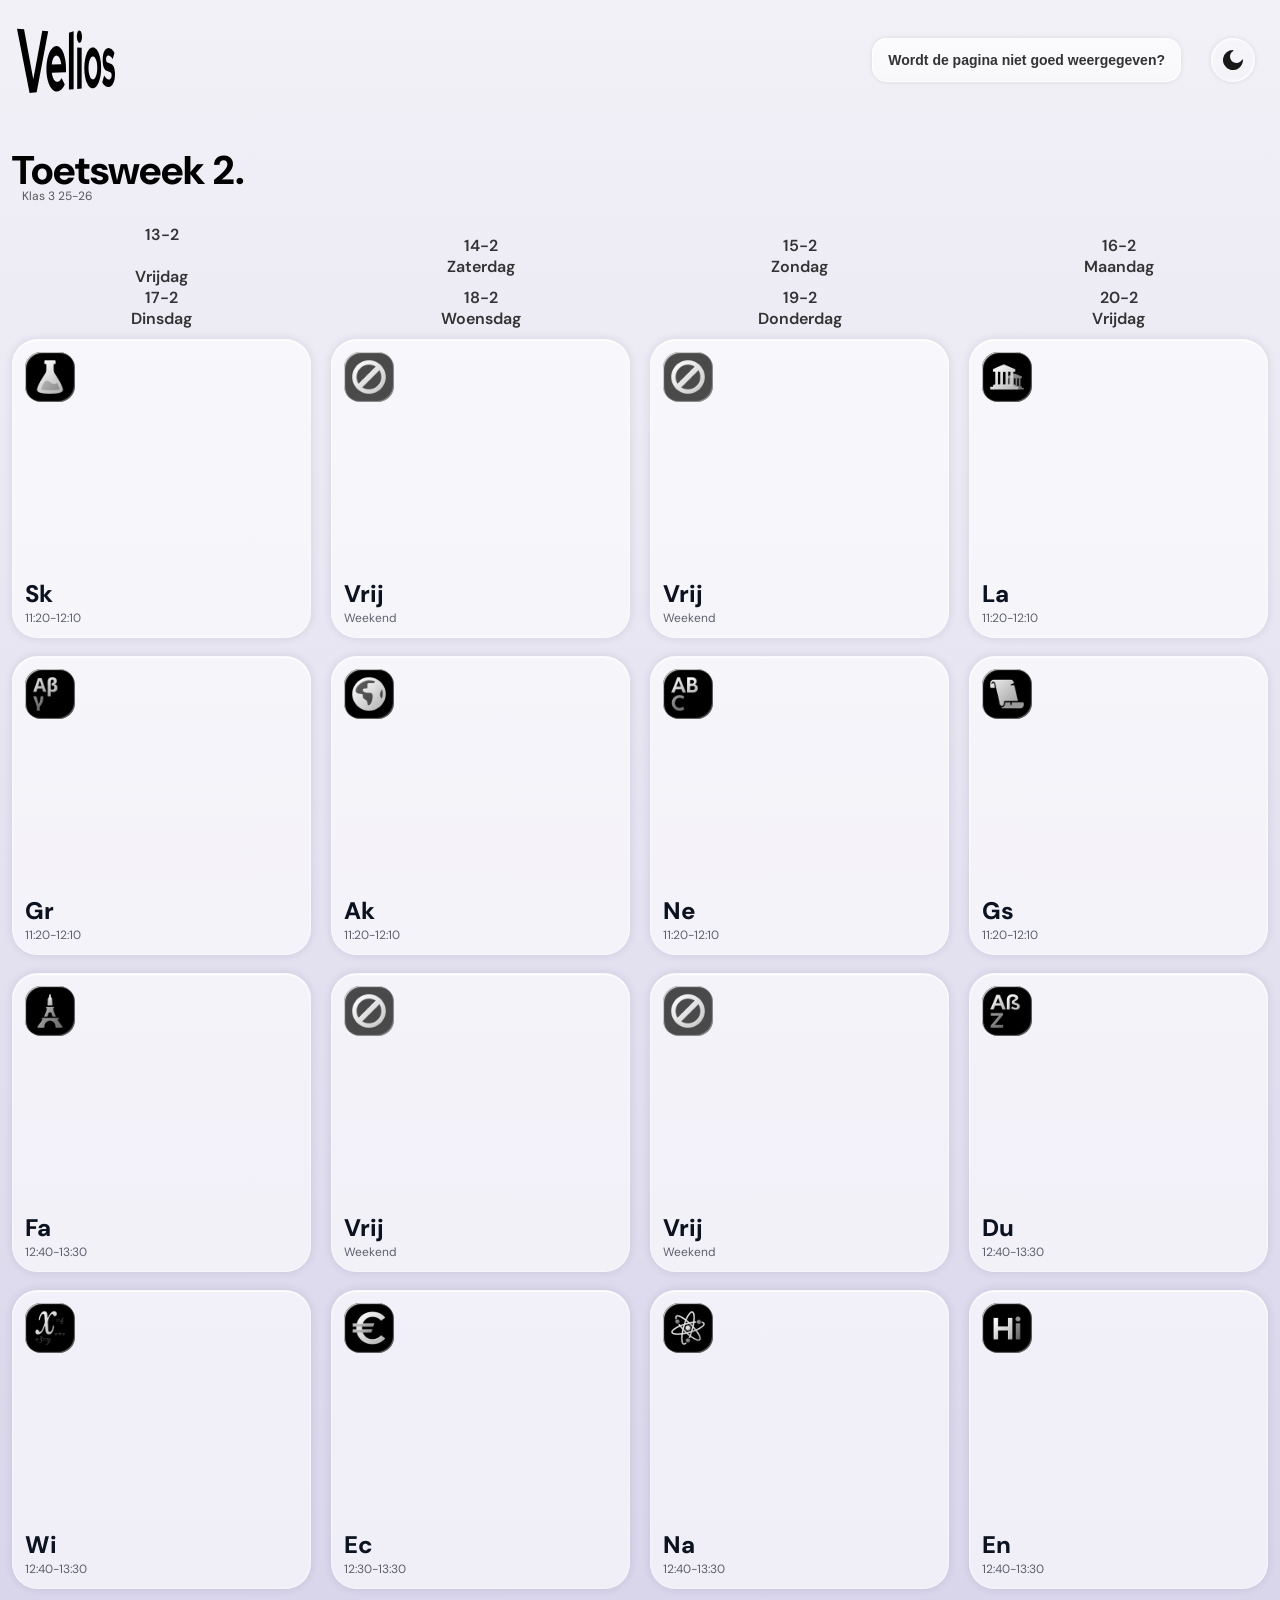
<file: mobiel.html>
<!DOCTYPE html>
<html lang="nl">
<head>
  <meta charset="UTF-8" />
  <meta name="viewport" content="width=device-width, initial-scale=1.0, maximum-scale=1.0, minimum-scale=1.0, user-scalable=no"/>
  <title>Download | vRooster</title>
  <link rel="stylesheet" id="themeStylesheet" href="download.css"/>
  <link rel="icon" type="image/svg+xml" href="favicon.png">
  <link rel="manifest" href="manifest.json">
  <link href="https://cdn.jsdelivr.net/npm/bootstrap-icons/font/bootstrap-icons.css" rel="stylesheet">
  <link rel="stylesheet" href="https://fonts.googleapis.com/css2?family=Material+Symbols+Outlined:opsz,wght,FILL,GRAD@20..48,100..700,0..1,-50..200&icon_names=install_desktop" />
  <meta name="theme-color" content="#F2F1F7">
  <meta name="mobile-web-app-capable" content="yes">
  <meta name="apple-mobile-web-app-capable" content="yes">
  <meta name="apple-mobile-web-app-status-bar-style" content="default">
  <meta name="apple-mobile-web-app-title" content="vRooster">
</head>
<script>
  if (window.innerWidth > 800) {
     window.location.href = "index.html";
        }
</script>
<body>
    <div class="logo"></div>
    <div class="titel">
        <div class="app-icon"></div>
        <h1>Download vRooster (bèta)</h1>
        <h2>Joúw toetsweekrooster.</h2>
    </div>
    <button class="download" onclick="window.location.href='#ios'">
        Download voor <i class="bi bi-apple"></i>iOS
    </button>
    <button class="download" onclick="window.location.href='#android'">
        Download voor <i class="bi bi-android"></i>Android
    </button>
    <h2 style="margin-top: 20px;">Voordelen van de app</h2>
    <div class="info">
        <div class="info-img"  data-image="1"></div>
        <div class="info-text">Jouw toetsen in één overzicht</div>
    </div>
    <div class="info">
        <div class="info-img"  data-image="2"></div>
        <div class="info-text">Snel en gemakkelijk leren met Quizlet</div>
    </div>
    <h2 id="ios"style="margin-top: 20px; color: #000 !important; font-weight: 700 !important; font-size: 24px;">Downloaden voor iOS</h2>
    <div class="uitleg">Dit is hoe je gemakkelijk de vRooster web-app installeert zonder meer dan 1MB aan opslag te gebruiken!<br><br><b>1.</b> Klik op <svg style="aspect-ratio: 1/1; height: 20px; width: auto;" fill="#000000" width="800px" height="800px" viewBox="0 0 50 50" xmlns="http://www.w3.org/2000/svg"><path d="M30.3 13.7L25 8.4l-5.3 5.3-1.4-1.4L25 5.6l6.7 6.7z"/><path d="M24 7h2v21h-2z"/><path d="M35 40H15c-1.7 0-3-1.3-3-3V19c0-1.7 1.3-3 3-3h7v2h-7c-.6 0-1 .4-1 1v18c0 .6.4 1 1 1h20c.6 0 1-.4 1-1V19c0-.6-.4-1-1-1h-7v-2h7c1.7 0 3 1.3 3 3v18c0 1.7-1.3 3-3 3z"/></svg><i>delen</i> onder de safari-adresbalk.<br><br><b>2.</b> Swipe vanaf beneden omhoog op het menu.<br><b>3.</b> Klik op <svg style="aspect-ratio: 1/1; height: 40px; width: auto; transform: translateY(15px);" xmlns="http://www.w3.org/2000/svg" xmlns:xlink="http://www.w3.org/1999/xlink" version="1.1" x="0px" y="0px" viewBox="0 0 100 125" style="enable-background:new 0 0 100 100;" xml:space="preserve"><g><path d="M65,26H34.9c-5.3,0-9.6,4.3-9.6,9.6v30.1c0,5.3,4.3,9.6,9.6,9.6H65c5.3,0,9.6-4.3,9.6-9.6V35.5C74.5,30.3,70.2,26,65,26z    M71.8,65.6c0,3.8-3.1,6.8-6.8,6.8H34.9c-3.8,0-6.8-3.1-6.8-6.8V35.5c0-3.8,3.1-6.8,6.8-6.8H65c3.8,0,6.8,3.1,6.8,6.8V65.6z"/><polygon points="51.3,41.6 48.5,41.6 48.5,49.2 41.2,49.2 41.2,51.9 48.5,51.9 48.5,59.5 51.3,59.5 51.3,51.9 58.6,51.9 58.6,49.2    51.3,49.2  "/></g></svg><i>Zet op beginscherm</i> en zorg dat open als webapp ingeschakeld is.</div>
    <h2 id="android"style="margin-top: 20px; color: #000 !important; font-weight: 700 !important; font-size: 24px;">Downloaden voor Android (Chrome)</h2>
    <div style="margin-bottom: 60px;" class="uitleg">Dit is hoe je gemakkelijk de vRooster web-app installeert zonder meer dan 1MB aan opslag te gebruiken!<br><br><b>1.</b> Klik op <i class="bi bi-three-dots-vertical"></i><i>menu</i> naast de adresbalk.<br><br><b>2.</b> Druk op <span class="material-symbols-outlined">install_desktop</span><i>Toevoegen aan startscherm</i></div>

</body>
</html>
</file>
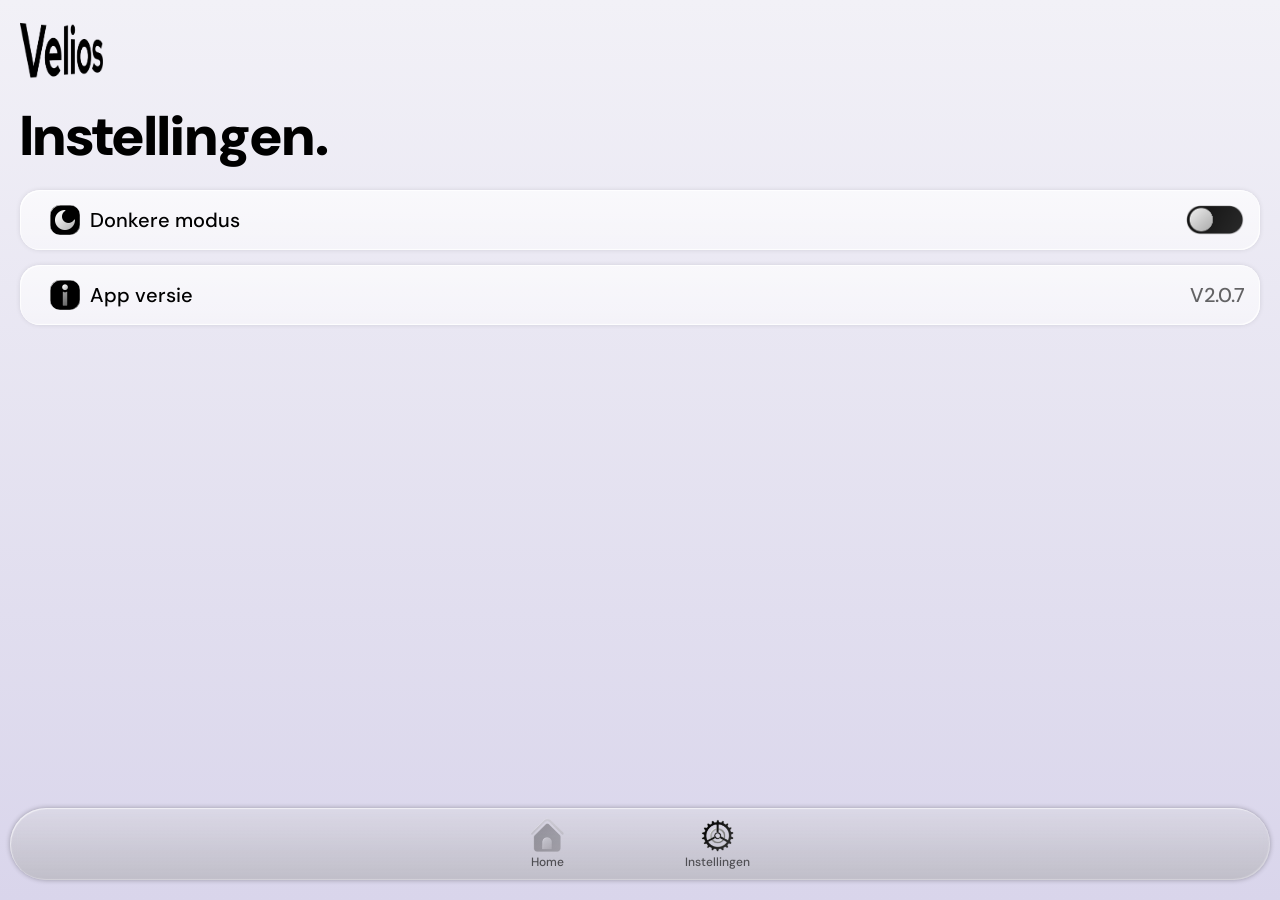
<file: app/settings.html>
<!DOCTYPE html>
<html lang="nl">
<head>
  <meta charset="UTF-8" />
  <meta name="viewport" content="width=device-width, initial-scale=1.0, maximum-scale=1.0, minimum-scale=1.0, user-scalable=no"/>
  <title>vRooster</title>
  <script>
  (function () {
    const savedTheme = localStorage.getItem("theme");

   if (savedTheme === "dark") {
     document.write('<link rel="stylesheet" id="themeStylesheet" href="dark.css">');
    } else {
      document.write('<link rel="stylesheet" id="themeStylesheet" href="light.css">');
   }
  })();
  </script>
  <link rel="manifest" href="manifest.json">
  <link href="https://cdn.jsdelivr.net/npm/bootstrap-icons/font/bootstrap-icons.css" rel="stylesheet">
  <link rel="stylesheet" href="https://fonts.googleapis.com/css2?family=Material+Symbols+Outlined:opsz,wght,FILL,GRAD@20..48,100..700,0..1,-50..200&icon_names=install_desktop" />
</head>
<body>
    <div class="main-content">
        <div class="logo"></div>
        <h1>Instellingen.</h1>
        <div class="stngs">
          <div class="stngs-item">
            <div class="stngs-title"><div class="stngs-img" data-sicon="donkere-modus"></div> Donkere modus</div>
            <div class="stngs-toggle" onclick="toggleTheme()"></div>
          </div>

          <div class="stngs-item">
            <div class="stngs-title"><div class="stngs-img" data-sicon="info"></div> App versie</div>
            <div class="stngs-subtitle">V2.0.7</div>
          </div>

        </div>
    </div>
    <div class="nav">
        <div class="nav-button" onclick="window.location.href='index.html#vrij'"><div class="nav-item" data-nav-name="home" data-active="0"></div><div class="nav-label">Home</div></div>
        <div class="nav-button" onclick="window.location.href='settings.html'"><div class="nav-item" data-nav-name="settings" data-active="1"></div><div class="nav-label">Instellingen</div></div>
    </div>
</body>
<script>
function triggerAnimation() {
  const mainContent = document.querySelector(".main-content");
  if (!mainContent) return;

  // Reset naar beginstaat
  mainContent.classList.remove("page-in");

  // Forceer reflow zodat animatie opnieuw kan starten
  void mainContent.offsetWidth;

  // Start animatie opnieuw
  mainContent.classList.add("page-in");
}

// Eerste load
document.addEventListener("DOMContentLoaded", triggerAnimation);

// Als pagina uit de bfcache komt (terugnavigatie)
window.addEventListener("pageshow", (event) => {
  if (event.persisted) {
    triggerAnimation();
  }
});

// Ook bij klik op interne links animatie verwijderen (voor overgang)
document.querySelectorAll('a').forEach(link => {
  link.addEventListener('click', () => {
    const mainContent = document.querySelector(".main-content");
    if (!mainContent) return;
    mainContent.classList.remove("page-in");
  });
});

function toggleTheme() {
  const themeLink = document.getElementById("themeStylesheet");

  if (!themeLink) return;

  if (themeLink.getAttribute("href") === "dark.css") {
    themeLink.setAttribute("href", "light.css");
    localStorage.setItem("theme", "light");
  } else {
    themeLink.setAttribute("href", "dark.css");
    localStorage.setItem("theme", "dark");
  }
}

</script>
</html>
</file>
<file: light.css>
@import url('https://fonts.googleapis.com/css2?family=DM+Sans:ital,opsz,wght@0,9..40,100..1000;1,9..40,100..1000&display=swap');

    body {
      margin: 0 auto;
      background-image: linear-gradient(180deg,rgba(242, 241, 247, 1) 0%, rgba(217, 213, 235, 1) 100%);
      font-family: 'DM Sans', sans-serif;
      font-size: 18px; /* verhoogd basis lettergrootte */
      display: flex;
      flex-direction: column;
      justify-content: flex-start;
      align-items: flex-start;
      min-height: 100vh;
      position: relative;
      overflow-x: auto;
      max-width: 1500px;
      text-align: center;
    }

.container {
  display: flex;
  flex-direction: column;
  align-items: flex-start;
  justify-content: center;
  width: 100%;
  margin: 0;
  padding: 0 12px;
  box-sizing: border-box;
}

.titels {
  display: flex;
  flex-direction: column;
  align-items: flex-start;
  justify-content: center;
  width: 100%;
  max-width: 1400px;
  box-sizing: border-box;
  padding: 0 12px;
  margin: 0 auto;
}

.logo {
  display: flex;
  flex-direction: column;
  align-items: flex-start; 
  width: 100%;
  height: 70px;
  background-image: url('Assets/branding/logo_mainb_svg.svg');
  background-size: contain;
  background-repeat: no-repeat;
  background-position: left center;                                                              
}

    .glow-item {
      width: 100%;
      max-width: 2000px;
      height: auto;
      transform: scale(2.0);
    }

    .title {
      color: #000000;
      font-size: 20px;
      margin: 0;
      padding: 0;
      line-height: 1;
    }

    .subtitle {
       position: relative;
       z-index: 2;
       color: #333333;
       opacity: 0.8;
       font-size: 8px; /* grotere subtitel */
       text-align: left; /* subtitel rechts uitlijnen */
       margin-top: -2px; /* kleine ruimte onder de titel */
       margin-left: 10px;
    }

    h1 {
      font-weight: 800;
      margin: 0;
      /* geen font-size override hier zodat .title bepaalt */
    }

    h2 {
      font-weight: 400;
      margin: 0;
    }

.secondary-content {
  justify-content: left;
  position: relative;
  z-index: 2;
  width: 100%;
  display: flex;
  flex-direction: column;
  margin-top: 30px;
  align-items: left; /* center zodat beide grids gecentreerd zijn */
}

/* Weekdays en grid gebruiken exact dezelfde kolomopzet zodat ze verticaal uitgelijnd zijn */
.weekdays {
  display: grid;
  grid-template-columns: repeat(8, 1fr); /* gelijke kolommen als .grid */
  text-align: center;
  color: #333333;
  font-weight: 600;
  font-size: 16px; /* iets groter tekst */
  column-gap: 40px; /* dezelfde kolomafstand als .grid */
  width: 100%;
  max-width: 1400px; /* iets breder zodat alles groter oogt */
  box-sizing: border-box;
  padding: 0 12px;
  margin: 20px auto;
  margin-bottom: -10px;
}

.grid {
  display: grid;
  grid-template-columns: repeat(8, 1fr); /* gelijke kolommen als .weekdays */
  gap: 18px; /* lichte toename in spacing */
  column-gap: 40px; /* gelijke kolomafstand als .weekdays */
  width: 100%;
  max-width: 1400px; /* gelijke max-breedte als .weekdays */
  margin: 12px auto 0 auto;
  justify-content: left;
  box-sizing: border-box;
  padding: 0 12px;
  margin: 20px auto;
  /* geen grid-auto-rows zodat aspect-ratio van items bepaalt hoogte */
}

.grid-item {
  position: relative;
  background: rgba(255, 255, 255, 0.6);
  border: 1px solid rgba(255, 255, 255, 0.4);
  border-radius: clamp(24px, 32px, 40px);
  box-shadow:
    0 0px 10px rgba(0, 5, 48, 0.1),
    inset 0 1px 1px rgba(255, 255, 255, 0.9);
  aspect-ratio: 1 / 1;
  display: flex;
  align-items: center;
  justify-content: left;
  padding: 12px;
  color: #333;
  transition: all 0.3s cubic-bezier(0,0,.47,1.15);
  overflow: hidden;
  will-change: transform, backdrop-filter;
  backface-visibility: hidden;
  transform: translateZ(0);
}

@media (max-width: 1300px) {
  .grid {
    grid-template-columns: repeat(4, 1fr);
    column-gap: 20px;
  }
  
  .weekdays {
    grid-template-columns: repeat(4, 1fr);
    column-gap: 20px;
  }
  
  .grid-item {
    border-radius: clamp(8px, 2vw, 48px);
  }
  
  .grid-item .item-img {
    width: clamp(24px, 8vw, 80px);
    height: clamp(24px, 8vw, 80px);
  }
  
  .grid-item .item-title {
    font-size: 18px;
  }
  
  .grid-item .item-subtitle {
    font-size: 10px;
  }
}

@media (max-width: 480px) {
  .grid {
    grid-template-columns: repeat(2, 1fr);
    column-gap: 12px;
  }
  
  .weekdays {
    grid-template-columns: repeat(2, 1fr);
    column-gap: 12px;
  }
  
  .grid-item .item-img {
    width: clamp(20px, 6vw, 30px);
    height: clamp(20px, 6vw, 30px);
  }
  
  .grid-item .item-title {
    font-size: 14px;
  }
  
  .grid-item .item-subtitle {
    font-size: 8px;
  }
}


/* afbeelding linksboven (max 60x60, responsive) */
.grid-item .item-img {
  position: absolute;
  top: 12px;
  left: 12px;
  width: clamp(32px, 10vw, 50px);
  height: clamp(32px, 10vw, 50px);
  border-radius: 16px;
  z-index: 2;
  box-shadow: 1px 1px 1px rgba(255, 255, 255, 0.8) inset, 
              -1px -1px 1px rgba(255, 255, 255, 0.4) inset;
}

/* meta onderin links */
.grid-item .item-meta {
  position: absolute;
  left: 12px;
  bottom: 12px;
  right: 12px; /* zorgt dat lange titels afbreken */
  text-align: left;
  z-index: 2;
  pointer-events: none;
}

.grid-item .item-title {
  font-size: 24px; /* kleiner dan pagina (sub)titel */
  font-weight: 800;
  color: #0b1220;
  line-height: 1.1;
  margin-bottom: 4px;
}

.grid-item .item-subtitle {
  font-size: 12px;
  color: rgba(11,18,32,0.65);
  line-height: 1.1;
}

.grid-item[data-clickable="true"]:hover {
  transform: scale(1.1);
  z-index: 3;
  transition: all 0.1s cubic-bezier(0,0,.47,1.15);
  filter: brightness(1.3);
  background: rgba(255, 255, 255, 1);
}

.grid-item[data-clickable="false"]:hover {
  z-index: 3;
  transition: all 0.1s cubic-bezier(0,0,.47,1.15);
  filter: brightness(0.9);
}

.weekdays div {
  display: flex;
  justify-content: center;
  align-items: center;
}

.overlay {
  position: fixed;
  inset: 0;
  display: flex;
  align-items: center;
  justify-content: center;
  background: rgba(2,6,23,0.7);
  backdrop-filter: blur(4px);
  visibility: hidden;
  opacity: 0;
  transition: all .3s ease;
  z-index: 9999;
  perspective: 1000px;
}
.overlay.active {
  visibility: visible;
  opacity: 1;
}
.overlay-panel {
  background: #f2f1f7;
  box-shadow: -1px -1px 0 0 rgba(255, 255, 255, 0.30) inset,
              1px 1px 0 0 rgba(255, 255, 255, 0.50) inset;
  color: #0c0c0c;
  width: 100%;
  padding: 20px 20px;
  transform: scale(0.2) rotateX(-50deg) rotateY(0deg);
  border-radius: 20px;
  height: 100%;
  display: flex;
  flex-direction: column;
  transition: transform .5s ease, border-radius .5s ease, opacity .5s ease;
  overflow: auto;
  overflow-X: hidden;
}
.overlay.active .overlay-panel { transform: scale(1.0) rotateX(0deg) rotateY(0deg); border-radius: 0px; transition: transform .5s ease, border-radius .5s ease, opacity .5s ease; }
.overlay-header { display:flex; align-items:flex-start; justify-content:space-between; gap:12px; text-align:left; margin-top:10px; }
.overlay-title { display: flex; align-items: center; gap: 8px; font-family: 'DM Sans', sans-serif; font-size: clamp(32px, 64px, 82px); font-weight: 800; margin:0; margin-bottom: 20px; }
.overlay-subtitle { font-family: 'DM Sans', sans-serif; font-size: 24px; color: rgba(0, 0, 0, 0.8); margin-top:6px; }
.overlay-body { margin-top: 12px; display:flex; gap:20px; flex-wrap:wrap; height: 100px; margin-bottom: 30px;}
.overlay-close {
  background: linear-gradient(180deg, rgba(255, 255, 255, 0.70) 0%, rgba(255, 255, 255, 0.50) 100%);
  font-size: 24px;
  cursor: pointer;
  user-select: none;
  border-radius: 8px;
  transition: all 0.3s ease;
  border: none;
  box-shadow: 1px 1px 1px rgba(255, 255, 255, 0.9) inset, 
              -1px -1px 1px rgba(255, 255, 255, 0.9) inset,
              0px 0px 5px rgba(0, 0, 0, 0.1);
  font-family: 'DM Sans', sans-serif;
  border-radius: 15px;
  font-weight: 700;
  white-space: nowrap;
  height: 44px;
  width: auto;
  padding: 0 16px;
  margin-bottom: 60px;
  display: flex;
  align-items: center;
  gap: 8px;
}

.overlay-close:hover {
    background: rgba(255, 255, 255, 0.7);
    transform: scale(1.02);
}

.overlay-content {
  display: flex;
  flex-direction: column;
  margin: 16px;
}
.overlay-btn {
  background: linear-gradient(180deg, rgba(255, 255, 255, 0.70) 0%, rgba(255, 255, 255, 0.50) 100%);
  box-shadow: 1px 1px 1px rgba(255, 255, 255, 0.9) inset, 
              -1px -1px 1px rgba(255, 255, 255, 0.9) inset,
              0px 0px 5px rgba(0, 0, 0, 0.1);
  color: #000;
  border-radius: 18px;
  border: none;
  cursor: pointer;
  font-weight: 700;
  font-size: 18px;
  font-family: 'DM Sans', sans-serif;
  transition: all 0.3s cubic-bezier(0,0,.47,1.15);
  width: 150px;
  height: 100%;
  display: flex;
  flex-direction: column;
  justify-content: space-between;
  align-items: center;
  padding: 15px;
}

a {
  text-decoration: none;
  color: inherit;
}

.overlay-btn-quizlet {
  background: linear-gradient(180deg, rgba(66, 85, 255, 1.0) 0%, rgba(66, 85, 255, 0.80) 100%);
  box-shadow: 1px 1px 1px rgba(255, 255, 255, 0.6) inset, 
              -1px -1px 1px rgba(255, 255, 255, 0.6) inset,
              0px 0px 5px rgba(0, 0, 0, 0.1);
  color: #fff;
  border-radius: 18px;
  border: none;
  cursor: pointer;
  font-weight: 700;
  font-size: 18px;
  font-family: 'DM Sans', sans-serif;
  transition: all 0.3s cubic-bezier(0,0,.47,1.15);
  width: 150px;
  height: 100%;
  display: flex;
  flex-direction: column;
  justify-content: space-between;
  align-items: center;
  padding: 15px;
}

.rechts-content {
  display: flex;
  align-items: center;
  gap: 30px; /* afstand tussen theme-knop en navigatie */
  justify-content: flex-start;
  padding: 10px 20px;
}

.navigatie {
  display: flex;
  gap: 10px;
  position: relative;
  z-index: 2;
  margin-right: -20px;
}

.overlay-btn:hover {
  background: rgba(255, 255, 255, 0.5);
  filter: brightness(1.2);
  transform: scale(1.1);
  transition: all 0.1s cubic-bezier(0,0,.47,1.15);
  color: #000
  
}

.overlay-btn-quizlet:hover {
  filter: brightness(1.4);
  transform: scale(1.1);
  transition: all 0.1s cubic-bezier(0,0,.47,1.15);
  text-decoration: none !important;
}

.boven-content {
  width: 100%;
  max-width: 1400px;
  display: flex;
  justify-content: center; /* center de header-row op het scherm */
  align-items: center;     /* verticale uitlijning: titels en knoppen op 1 lijn */
  padding: 5px 5px;      /* ruimte rondom, pas naar smaak */
  box-sizing: border-box;
  position: relative;
  z-index: 2;
  margin: 20px auto; /* aangepast: centreer boven-content horizontaal */
}

.thema-toggle {
  position: relative;
  z-index: 2;
  width: 44px;              /* vierkant */
  height: 44px;
  display: flex;
  align-items: center;
  justify-content: center;
  border-radius: 100%;
  background: linear-gradient(180deg, rgba(255, 255, 255, 0.40) 0%, rgba(255, 255, 255, 0.20) 100%);
  backdrop-filter: blur(2px);
  cursor: pointer;
  transition: all 0.3s ease;
  user-select: none;
  box-shadow: 1px 1px 2px rgba(255, 255, 255, 0.9) inset, 
              -1px -1px 2px rgba(255, 255, 255, 0.9) inset,
              0px 0px 5px rgba(0, 0, 0, 0.1);
  color: #333;
  transition: 0.3s ease;
}

.thema-toggle:hover {
  background: rgba(255, 255, 255, 0.7);
  transform: scale(1.05);
}

/* SVG netjes schalen */
.thema-toggle svg {
  width: 20px;
  height: 20px;
}
.probleem-knop {
    padding: 8px 16px;
    background: linear-gradient(180deg, rgba(255, 255, 255, 0.70) 0%, rgba(255, 255, 255, 0.50) 100%);
    color: #333333;
    border-radius: 15px;
    border: none;
    cursor: pointer;
    font-weight: 700;
    font-size: 14px;
    font-family: 'Red Hat Display', sans-serif;
    transition: all 0.3s cubic-bezier(0,0,.47,1.15);
    z-index: 2;
    height: 44px;
    width: auto;
    box-shadow: 1px 1px 1px rgba(255, 255, 255, 0.9) inset, 
              -1px -1px 1px rgba(255, 255, 255, 0.9) inset,
              0px 0px 5px rgba(0, 0, 0, 0.1);
    white-space: nowrap;
  }
  
  .probleem-knop:hover {
    background: rgba(255, 255, 255, 0.7);
    transform: scale(1.02);
}

/* nieuwe helper-klassen: zorg dat het 'glas' écht achter de huidige knop zit */
.navigatie.glas-achter-current .nav-knop,
.navigatie.glas-achter-current .nav-knop-current {
  position: relative; /* nodig zodat z-index op knoppen werkt */
}

.navigatie.glas-achter-current .nav-knop-current {
  z-index: 5; /* current knop boven het glas */
}

.navigatie.glas-achter-current .navigatie-glas {
  z-index: -5; /* glas achter de current knop maar voor de achtergrond */
}

.main-content {
  justify-content: flex-start;
  position: relative;
  z-index: 2;
  width: 100%;
  max-width: 1400px;
  display: flex;
  flex-direction: row;
  margin-top: 30px;
  align-items: center; /* centreer verticaal binnen main-content (links gepositioneerd) */
  margin: 20px auto;
}

/* lijst: 1 kolom, 11 rijen (automatisch door aantal items) */
.theorieen-lijst {
  display: flex;
  flex-direction: column;
  gap: 4px;               /* geen ruimte tussen rijen */
  width: 100%;
  max-width: 200px;
  margin: 0;
  padding: 0 12px;
  box-sizing: border-box;
  height: auto;
}

/* lijst-item: klikbare rij met kleine vierkante afbeelding en titel */
.lijst-item {
  display: flex;
  align-items: center;
  gap: 12px;
  width: 100%;
  padding: 10px 12px;
  margin: 0;                 /* geen verticale marge */
  background:  linear-gradient(180deg, rgba(255, 255, 255, 0.40) 0%, rgba(255, 255, 255, 0.20) 100%);
  border-radius: 5px;
  text-decoration: none;
  color: inherit;
  transition: transform .12s ease, box-shadow .12s ease;
  box-shadow: 1px 1px 2px rgba(255, 255, 255, 0.9) inset, 
              -1px -1px 2px rgba(255, 255, 255, 0.9) inset,
              0px 0px 5px rgba(0, 0, 0, 0.1);
}

.lijst-item:hover {
  transform: scale(1.05);
  z-index: 3;
  transition: all 0.1s cubic-bezier(0,0,.47,1.15);
  filter: brightness(1.3);
  background: rgba(255, 255, 255, 1);
}

/* afbeelding */
.lijst-img {
  width: 24px;
  height: 24px;
  object-fit: cover;
  border-radius: 8px;
  flex: 0 0 24px;
  box-shadow: 1px 1px 2px rgba(255, 255, 255, 0.9) inset, 
              -1px -1px 2px rgba(255, 255, 255, 0.9) inset,
              0px 0px 5px rgba(0, 0, 0, 0.3);
}

/* titel */
.lijst-titel {
  font-family: 'Red Hat Display', sans-serif;
  font-weight: 700;
  font-size: 12px;
  color: #0b1220;
}

/* kleine responsive aanpassing */
@media (max-width: 900px) {
  .main-content { align-items: flex-start; }
  .theorieen-lijst { max-width: 100%; }
}

.mededeling {
  font-family: 'Red Hat Display', sans-serif;
  font-size: 14px;
  font-weight: bold;
  color: #333333;
  margin-top: 20px;
  text-align: center;
  width: 100%;
}

.item-img[data-gridicon="scheikunde"] {
  background: url(Assets/Icons/scheikunde.png) center/cover no-repeat;
}

.item-img[data-gridicon="vrij"] {
  background: url(Assets/Icons/vrij.png) center/cover no-repeat;
  opacity: 0.7;
}

.item-img[data-gridicon="latijn"] {
  background: url(Assets/Icons/latijn.png) center/cover no-repeat;
}

.item-img[data-gridicon="grieks"] {
  background: url(Assets/Icons/grieks.png) center/cover no-repeat;
}

.item-img[data-gridicon="aardrijkskunde"] {
  background: url(Assets/Icons/aardrijkskunde.png) center/cover no-repeat;
}

.item-img[data-gridicon="nederlands"] {
  background: url(Assets/Icons/nederlands.png) center/cover no-repeat;
}

.item-img[data-gridicon="geschiedenis"] {
  background: url(Assets/Icons/geschiedenis.png) center/cover no-repeat;
}

.item-img[data-gridicon="frans"] {
  background: url(Assets/Icons/frans.png) center/cover no-repeat;
}

.item-img[data-gridicon="duits"] {
  background: url(Assets/Icons/duits.png) center/cover no-repeat;
}

.item-img[data-gridicon="wiskunde"] {
  background: url(Assets/Icons/wiskunde.png) center/cover no-repeat;
}

.item-img[data-gridicon="economie"] {
  background: url(Assets/Icons/economie.png) center/cover no-repeat;
}

.item-img[data-gridicon="natuurkunde"] {
  background: url(Assets/Icons/natuurkunde.png) center/cover no-repeat;
}

.item-img[data-gridicon="engels"] {
  background: url(Assets/Icons/engels.png) center/cover no-repeat;
}

.esc-btn {
  aspect-ratio: 1 / 1;
  height: 24px;
  width: 24px;
  display: block;
  line-height: 0;
  background: url(Assets/Icons/ESC.png) center/cover no-repeat;
}

.titel-img {
  display: block;
  height: clamp(32px, 64px, 82px);
  width: clamp(32px, 64px, 82px);
}

.quizlet-img {
  display: block;
  height: 40px;
  width: 40px;
  background: url(Assets/Icons/overlay/Quizlet.png) center/contain no-repeat;
}

.magister-img {
  display: block;
  height: 40px;
  width: 40px;
  background: url(Assets/Icons/overlay/Magister.png) center/contain no-repeat;
}

.bestanden-img {
  display: block;
  height: 40px;
  width: 40px;
  background: url(Assets/Icons/overlay/bestanden.png) center/contain no-repeat;
}

.titel-img[data-ticon="scheikunde"] {
  background: url(Assets/Icons/text/scheikunde.png) center/contain no-repeat;
}

.titel-img[data-ticon="latijn"] {
  background: url(Assets/Icons/text/latijn.png) center/contain no-repeat;
}

.titel-img[data-ticon="grieks"] {
  background: url(Assets/Icons/text/grieks.png) center/contain no-repeat;
}

.titel-img[data-ticon="aardrijkskunde"] {
  background: url(Assets/Icons/text/aardrijkskunde.png) center/contain no-repeat;
}

.titel-img[data-ticon="nederlands"] {
  background: url(Assets/Icons/text/nederlands.png) center/contain no-repeat;
}

.titel-img[data-ticon="geschiedenis"] {
  background: url(Assets/Icons/text/geschiedenis.png) center/contain no-repeat;
}

.titel-img[data-ticon="frans"] {
  background: url(Assets/Icons/text/frans.png) center/contain no-repeat;
}

.titel-img[data-ticon="duits"] {
  background: url(Assets/Icons/text/duits.png) center/contain no-repeat;
}

.titel-img[data-ticon="wiskunde"] {
  background: url(Assets/Icons/text/wiskunde.png) center/contain no-repeat;
}

.titel-img[data-ticon="economie"] {
  background: url(Assets/Icons/text/economie.png) center/contain no-repeat;
}

.titel-img[data-ticon="natuurkunde"] {
  background: url('Assets/Icons/text/natuurkunde.png') center/contain no-repeat;
}

.titel-img[data-ticon="engels"] {
  background: url('Assets/Icons/text/engels.png') center/contain no-repeat;
  transform: scale(0.7);
}

.titel-img[data-ticon="waarschuwing"] {
  background: url('Assets/Icons/waarschuwing.png') center/contain no-repeat;
}
</file>
<file: app/dark.css>
@import url('https://fonts.googleapis.com/css2?family=DM+Sans:ital,opsz,wght@0,9..40,100..1000;1,9..40,100..1000&display=swap');

html {
    scroll-behavior: smooth;
    height: 100%;
    width: 100%;
    margin: 0;
    padding: 0;
}

html, body {
  background-color: rgba(10, 10, 10, 1);
}


* {
  -webkit-tap-highlight-color: transparent;
  -webkit-touch-callout: none;
}

body {
  background-image: linear-gradient(180deg,rgb(10, 10, 10) 0%, rgb(10, 8, 18) 100%);
  font-family: 'DM Sans', sans-serif;
  font-size: clamp(14px, 4vw, 18px);
  display: flex;
  flex-direction: column;
  height: 100vh;
  width: 100%;
  padding: clamp(10px, 3vh, 20px);
  padding-bottom: 0;
  box-sizing: border-box;
  margin: 0;
  overflow: hidden;
  position: relative;
  -webkit-user-select: none; /* Safari/Chrome */
  -moz-user-select: none; /* Firefox */
  -ms-user-select: none; /* Internet Explorer/Edge */
  user-select: none; /* Standaard */
  -webkit-touch-callout: none; /* iOS callout (extra zekerheid) */
  color: #fff;
}

.logo {
  background-image: url('assets/donkere\ modus/branding/logo_mainb_w1024.png');
  background-repeat: no-repeat;
  background-size: contain;
  aspect-ratio: 5.12 / 1;
  width: 300px;
  height: auto;
  display: block;
  margin: 0;
  margin-bottom: clamp(10px, 3vh, 20px);
  flex-shrink: 0; /* Voorkom dat logo verkleint */
}

h1 {
    font-size: clamp(36px, 6vw, 56px);
    font-weight: 900;
    margin: 0;
    margin-bottom: clamp(15px, 2vh, 20px);
    font-family: 'DM Sans', sans-serif;
    flex-shrink: 0; /* Voorkom dat h1 verkleint */
    color: #fff;
}

.nav {
    padding: clamp(5px, 2vh, 10px);
    display: flex;
    flex-direction: row;
    gap: clamp(120px, 2vw, 150px);
    position: fixed;
    bottom: calc(20px + env(safe-area-inset-bottom));
    left: 10px;
    right: 10px;
    justify-content: center;
    align-items: center;
    background: linear-gradient(180deg,rgba(130, 130, 130, 0.3) 0%, rgba(90, 90, 90, 0.5) 100%);
    border-radius: 50px;
    backdrop-filter: blur(4px);
    box-shadow: 1px 1px 1px rgba(255, 255, 255, 0.4) inset, 
              -1px -1px 1px rgba(255, 255, 255, 0.1) inset,
              0px 0px 5px rgba(0, 0, 0, 0.3);
    position: fixed;
    z-index: 10;
    color: #fff;
}

.nav-item {
    display: block;
    aspect-ratio: 1 / 1;
    width: 35px;
    height: auto;
    background-size: contain;
    background-repeat: no-repeat;
    cursor: pointer;
    -webkit-tap-highlight-color: transparent;
    -webkit-appearance: none;
    appearance: none;
    outline: none;
    box-sizing: border-box;
    transition: 0.2s ease;
}

.nav-item:active {
    transform: scale(0.6);
    transition: all 0.1s ease;
}

.nav-item[data-nav-name="home"] {
    background-image: url('Assets/donkere\ modus/Icons/nav/home-inactive.png');
}

.nav-item[data-nav-name="settings"] {
    background-image: url('Assets/donkere\ modus/Icons/nav/settings-inactive.png');
}

.nav-item[data-nav-name="home"][data-active="1"] {
    background-image: url('Assets/donkere\ modus/Icons/nav/home-active.png') !important;
}

.nav-item[data-nav-name="settings"][data-active="1"] {
    background-image: url('Assets/donkere\ modus/Icons/nav/settings-active.png') !important;
}

.nav-button {
    display: flex;
    flex-direction: column;
    justify-content: center;
    align-items: center;
    gap: 1px;
}

.nav-label {
    font-size: clamp(10px, 2vw, 12px);
    font-weight: 500;
    color: rgba(255, 255, 255, 0.6);
}

.main-content {
    opacity: 0;
    transform: scale(1.5);
    transition: all 0.5s cubic-bezier(.4,0,.2,1);
    display: flex;
    flex-direction: column;
    width: 100%;
    min-height: 0; /* Belangrijk voor flexbox scrolling */
    flex: 1; /* Vul beschikbare ruimte */
}

.main-content.page-in {
    opacity: 1;
    transform: scale(1);
    transition: all 0.5s cubic-bezier(.4,0,.2,1);
}

.rooster {
    display: flex;
    flex-direction: column;
    width: 100%;
    flex: 1; /* Vul beschikbare ruimte in main-content */
    min-height: 0; /* Belangrijk voor flexbox scrolling */
    padding-bottom: 10px;
    gap: clamp(10px, 2vh, 15px);
}

.zijbalk {
    display: flex;
    align-items: center;
    justify-content: center;
    flex-direction: row;
    gap: 0;
    background: linear-gradient(180deg,rgba(130, 130, 130, 0.3) 0%, rgba(90, 90, 90, 0.5) 100%);
    border-radius: 50px;
    padding: clamp(5px, 2vh, 10px);
    box-shadow: 1px 1px 1px rgba(255, 255, 255, 0.4) inset, 
              -1px -1px 1px rgba(255, 255, 255, 0.1) inset,
              0px 0px 5px rgba(0, 0, 0, 0.1);
    backdrop-filter: blur(4px);
    position: fixed;
    bottom: calc(100px + env(safe-area-inset-bottom));
    left: 10px;
    right: 10px;
    justify-content: space-between;
    box-sizing: border-box;
}

.dag-knop {
    padding: 0; /* Geen padding, we gebruiken width/height */
    width: clamp(45px, 10vw, 55px); /* Vaste breedte */
    height: clamp(45px, 10vw, 55px); /* Zelfde hoogte = perfecte cirkel */
    background: linear-gradient(180deg, rgb(226, 228, 238) 0%, rgba(158, 166, 195, 0.7) 100%);
    border: none;
    border-radius: 50%;
    font-size: clamp(14px, 3vw, 16px);
    font-weight: 800;
    cursor: pointer;
    -webkit-tap-highlight-color: transparent;
    -webkit-appearance: none;
    appearance: none;
    outline: none;
    transition: all 0.2s ease;
    box-shadow: 1px 1px 1px rgba(255, 255, 255, 0.9) inset, 
              -1px -1px 1px rgba(255, 255, 255, 0.9) inset,
              0px 0px 5px rgba(0, 0, 0, 0.1);
    color: #000;
    font-family: 'DM Sans', sans-serif;
    display: flex; /* Verander naar flex */
    align-items: center; /* Verticaal centreren */
    justify-content: center; /* Horizontaal centreren */
    flex-shrink: 0; /* Voorkom krimpen */
    transition: all 0.2s ease;
}

.dag-knop:active {
    transform: scale(0.8);
    filter: brightness(0.8);
    transition: all 0.1s ease;
}

.dag-knoppen {
    display: flex;
    flex-direction: column;
    gap: clamp(4px, 2vh, 6px);
}

.lijst-item {
    background: linear-gradient(180deg, rgba(64, 73, 112, 0.50) 0%, rgba(64, 73, 112, 0.30) 100%);
    display: flex;
    flex-direction: row;
    padding: clamp(10px, 2vh, 15px);
    border-radius: 20px;
    gap: clamp(10px, 2vw, 15px);
    box-shadow:
      0 0px 10px rgba(0, 5, 48, 0.8),
      inset 1px 1px 1px rgba(88, 93, 120, 0.9),
      inset -1px -1px 1px rgba(88, 93, 120, 0.6);
    transition: all .3s cubic-bezier(.3,.55,.01,.99);
}

.lijst-item:active {
  transform: scale(1.05);
  filter: brightness(1.2);
  transition: all .1s ease;
}

.dag-img {
    aspect-ratio: 1 / 1;
    width: 100%;
    max-width: clamp(50px, 8vw, 80px);
    height: auto;
    border-radius: 15px;
    background-size: cover;
    background-repeat: no-repeat;
    box-shadow: 1px 1px 1px rgba(143, 137, 188, 0.8) inset, 
              -1px -1px 1px rgba(52, 49, 66, 0.4) inset;
}

.dag-img[data-vak="sk"] {
    background-image: url('assets/donkere\ modus/Icons/scheikunde.png');
}

.dag-img[data-vak="fa"] {
    background-image: url('assets/donkere\ modus/Icons/frans.png');
}

.dag-img[data-vak="la"] {
    background-image: url('assets/donkere\ modus/Icons/latijn.png');
}

.dag-img[data-vak="du"] {
    background-image: url('assets/donkere\ modus/Icons/duits.png');
}

.dag-img[data-vak="gr"] {
    background-image: url('assets/donkere\ modus/Icons/grieks.png');
}

.dag-img[data-vak="wi"] {
    background-image: url('assets/donkere\ modus/Icons/wiskunde.png');
}

.dag-img[data-vak="ak"] {
    background-image: url('assets/donkere\ modus/Icons/aardrijkskunde.png');
}

.dag-img[data-vak="ec"] {
    background-image: url('assets/donkere\ modus/Icons/economie.png');
}

.dag-img[data-vak="ne"] {
    background-image: url('assets/donkere\ modus/Icons/nederlands.png');
}

.dag-img[data-vak="na"] {
    background-image: url('assets/donkere\ modus/Icons/natuurkunde.png');
}

.dag-img[data-vak="en"] {
    background-image: url('assets/donkere\ modus/Icons/engels.png');
}

.dag-img[data-vak="gs"] {
    background-image: url('assets/donkere\ modus/Icons/geschiedenis.png');
}

.lijst {
    overflow-y: auto;
    overflow-x: hidden;
    width: 100%;
    padding-bottom: 150px;
    scrollbar-width: none; /* Firefox */
    -ms-overflow-style: none;
    scroll-behavior: smooth;
}

.lijst::-webkit-scrollbar {
    display: none; /* Chrome, Safari en Opera */
}

.dag-titel {
    font-size: clamp(20px, 5vw, 30px);
    font-weight: 800;
    margin: 0;
    margin-bottom: clamp(7px, 2vh, 13px); 
}

.dag-knoppen {
    display: flex;
    flex-direction: column;
    gap: clamp(4px, 2vh, 6px);
    margin-bottom: clamp(20px, 3vh, 25px);
}

.dag-knop.active {
    transform: scale(1.1);
    filter: brightness(1.2);
    transition: all 0.2s ease;
}

.titel {
    font-size: clamp(20px, 5vw, 30px);
    font-weight: 800;
}

.overlay {
  position: fixed;
  inset: 0;
  display: flex;
  align-items: center;
  justify-content: center;
  background: #0a0a0a;
  backdrop-filter: blur(4px);
  visibility: hidden;
  opacity: 0;
  transition: all .3s ease;
  z-index: 9;
  perspective: 1000px;
}
.overlay.active {
  visibility: visible;
  opacity: 1;
}
.overlay-panel {
  background: #0a0a0a;
  position: absolute;
  top: 0;
  right: 0;
  left: 0;
  bottom: 0;
  color: #fff;
  width: 100%;
  padding: 5px 5px;
  transform: translateX(100%);
  border-radius: 50px;
  height: 100%;
  display: flex;
  flex-direction: column;
  transition: all .6s cubic-bezier(.3,.55,.01,.99);
  overflow: auto;
  overflow-X: hidden;
}
.overlay.active .overlay-panel { 
  border-radius: 50px; 
  transform: translateX(0); 
}

.overlay-header { display:flex; align-items:flex-start; justify-content:space-between; gap:12px; text-align:left; margin-top:10px; }
.overlay-title { display: flex; align-items: center; gap: 8px; font-family: 'DM Sans', sans-serif; font-size: clamp(42px, 5vw, 62px); font-weight: 800; margin:0; margin-bottom: 20px; }
.overlay-subtitle { font-family: 'DM Sans', sans-serif; font-size: 18px; color: rgba(255, 255, 255, 0.8); margin-top:6px; }
.overlay-body { margin-top: 12px; display:flex; gap:20px; flex-wrap:wrap; height: 80px; margin-bottom: 30px;}
.overlay-close {
  background: linear-gradient(180deg, rgba(64, 73, 112, 0.50) 0%, rgba(64, 73, 112, 0.30) 100%);
  cursor: pointer;
  user-select: none;
  border-radius: 50%;
  transition: all 0.3s ease;
  border: none;
  box-shadow:
      0 0px 10px rgba(0, 5, 48, 0.8),
      inset 1px 1px 1px rgba(88, 93, 120, 0.9),
      inset -1px -1px 1px rgba(88, 93, 120, 0.6);
  font-family: 'DM Sans', sans-serif;
  border-radius: 50%;
  font-weight: 700;
 aspect-ratio: 1 / 1;
  height: 50px;
  width: 50px;
  padding: 0 16px;
  margin-bottom: 30px;
  display: flex;
  align-items: center;
  justify-content: center;
  gap: 8px;
}

.overlay-close:active {
  transform: scale(1.2);
  filter: brightness(2.0);
  transition: all .1s ease;
}

.overlay-content {
  display: flex;
  flex-direction: column;
  margin: 16px;
}
.overlay-btn {
  background: linear-gradient(180deg, rgba(64, 73, 112, 0.50) 0%, rgba(64, 73, 112, 0.30) 100%);
  box-shadow:
      0 0px 10px rgba(0, 5, 48, 0.8),
      inset 1px 1px 1px rgba(88, 93, 120, 0.9),
      inset -1px -1px 1px rgba(88, 93, 120, 0.6);
  color: #000;
  border-radius: 18px;
  border: none;
  cursor: pointer;
  font-weight: 700;
  font-size: 16px;
  font-family: 'DM Sans', sans-serif;
  transition: all 0.3s cubic-bezier(0,0,.47,1.15);
  width: 100px;
  height: 100%;
  display: flex;
  flex-direction: column;
  justify-content: space-between;
  align-items: center;
  padding: 15px;
  color: #fff;
}

a {
  text-decoration: none;
  color: inherit;
}

.overlay-btn-quizlet {
  background: linear-gradient(180deg, rgba(66, 85, 255, 1.0) 0%, rgba(66, 85, 255, 0.80) 100%);
  box-shadow: 1px 1px 1px rgba(255, 255, 255, 0.6) inset, 
              -1px -1px 1px rgba(255, 255, 255, 0.6) inset,
              0px 0px 5px rgba(0, 0, 0, 0.1);
  color: #fff;
  border-radius: 18px;
  border: none;
  cursor: pointer;
  font-weight: 700;
  font-size: 16px;
  font-family: 'DM Sans', sans-serif;
  transition: all 0.3s cubic-bezier(0,0,.47,1.15);
  width: 100px;
  height: 100%;
  display: flex;
  flex-direction: column;
  justify-content: space-between;
  align-items: center;
  padding: 15px;
}

.esc-btn {
  aspect-ratio: 1 / 1;
  height: 36px;
  width: 36px;
  display: block;
  line-height: 0;
  background: url('assets/donkere\ modus/Icons/ESC.png') center/cover no-repeat;
}

.quizlet-img {
  display: block;
  height: 36px;
  width: 36px;
  background: url('Assets/icons/overlay/Quizlet.png') center/contain no-repeat;
}

.magister-img {
  display: block;
  height: 36px;
  width: 36px;
  background: url('assets/donkere\ modus/Icons/overlay/Magister.png') center/contain no-repeat;
}

.bestanden-img {
  display: block;
  height: 32px;
  width: 32px;
  background: url('assets/donkere\ modus/Icons/overlay/bestanden.png') center/contain no-repeat;
}

.titel-img[data-ticon="scheikunde"] {
  background: url('assets/donkere\ modus/Icons/text/scheikunde.png') center/contain no-repeat;
}

.titel-img[data-ticon="latijn"] {
  background: url('assets/donkere\ modus/Icons/text/latijn.png') center/contain no-repeat;
}

.titel-img[data-ticon="grieks"] {
  background: url('assets/donkere\ modus/Icons/text/grieks.png') center/contain no-repeat;
}

.titel-img[data-ticon="aardrijkskunde"] {
  background: url('assets/donkere\ modus/Icons/text/aardrijkskunde.png') center/contain no-repeat;
}

.titel-img[data-ticon="nederlands"] {
  background: url('assets/donkere\ modus/Icons/text/nederlands.png') center/contain no-repeat;
}

.titel-img[data-ticon="geschiedenis"] {
  background: url('assets/donkere\ modus/Icons/text/geschiedenis.png') center/contain no-repeat;
}

.titel-img[data-ticon="frans"] {
  background: url('assets/donkere\ modus/Icons/text/frans.png') center/contain no-repeat;
}

.titel-img[data-ticon="duits"] {
  background: url('assets/donkere\ modus/Icons/text/duits.png') center/contain no-repeat;
}

.titel-img[data-ticon="wiskunde"] {
  background: url('assets/donkere\ modus/Icons/text/wiskunde.png') center/contain no-repeat;
}

.titel-img[data-ticon="economie"] {
  background: url('assets/donkere\ modus/Icons/text/economie.png') center/contain no-repeat;
}

.titel-img[data-ticon="natuurkunde"] {
  background: url('assets/donkere\ modus/Icons/text/natuurkunde.png') center/contain no-repeat;
}

.titel-img[data-ticon="engels"] {
  background: url('assets/donkere\ modus/Icons/text/engels.png') center/contain no-repeat;
  transform: scale(0.7);
}

.titel-img[data-ticon="waarschuwing"] {
  background: url('assets/donkere\ modus/Icons/waarschuwing.png') center/contain no-repeat;
}

.titel-img {
  aspect-ratio: 1 / 1;
  width: clamp(40px, 6vw, 60px);
  height: auto;
  background-size: contain;
  background-repeat: no-repeat;
  background-position: center;
  display: block;
  flex-shrink: 0;
}

.stngs-item {
  background: linear-gradient(180deg, rgba(64, 73, 112, 0.50) 0%, rgba(64, 73, 112, 0.30) 100%);
  box-shadow:
      0 0px 10px rgba(0, 5, 48, 0.8),
      inset 1px 1px 1px rgba(88, 93, 120, 0.9),
      inset -1px -1px 1px rgba(88, 93, 120, 0.6);
  display: flex;
  flex-direction: row;
  width: 100%;
  padding: clamp(10px, 2vh, 15px);
  border-radius: 20px;
  justify-content: space-between;
  flex: 1;
  box-sizing: border-box;
}

.stngs-img {
    aspect-ratio: 1 / 1;
    width: clamp(20px, 8vw, 30px);
    height: auto;
    border-radius: 10px;
    background-size: cover;
    background-repeat: no-repeat;
    box-shadow: 1px 1px 1px rgba(143, 137, 188, 0.8) inset, 
              -1px -1px 1px rgba(52, 49, 66, 0.4) inset;
    flex: 1;
}

.stngs-img[data-sicon="donkere-modus"] {
    background-image: url('Assets/donkere\ modus/Icons/donkeremodus.png');
}

.stngs-img[data-sicon="info"] {
    background-image: url('Assets/donkere\ modus/Icons/info.png');
}

.stngs-title {
    font-size: clamp(16px, 4vw, 20px);
    font-weight: 500;
    margin-left: clamp(10px, 2vw, 15px);
    display: flex;
    flex-direction: row;
    gap: 10px;
    align-items: center;
}

.stngs-subtitle {
    font-size: clamp(16px, 4vw, 20px);
    font-weight: 500;
    margin-left: clamp(10px, 2vw, 15px);
    display: flex;
    flex-direction: row;
    gap: 10px;
    align-items: center;
    color: rgba(255, 255, 255, 0.6);
}

.stngs-toggle {
  background-image: url('Assets/donkere\ modus/Icons/toggle.png');
  background-size: contain;
  background-position: center;
  background-repeat: no-repeat;
  aspect-ratio: 2 / 1;
  width: clamp(50px, 10vw, 60px);
  height: auto;
  display: block;
  flex-shrink: 0;
}

.stngs {
  display: flex;
  flex-direction: column;
  gap: clamp(10px, 2vh, 15px);
}

.overlay-session {
  position: fixed;
  inset: 0;
  display: flex;
  align-items: center;
  justify-content: center;
  background: #0a0a0a;
  backdrop-filter: blur(4px);
  visibility: hidden;
  opacity: 0;
  transition: all .3s ease;
  z-index: 9;
  perspective: 1000px;
}
.overlay-session.active {
  visibility: visible;
  opacity: 1;
}
.overlay-session-panel {
  background: #0a0a0a;
  position: absolute;
  top: 0;
  right: 0;
  left: 0;
  bottom: 0;
  color: #fff;
  width: 100%;
  padding: 5px 5px;
  transform: scale(2.0);
  border-radius: 50px;
  height: 100%;
  display: flex;
  flex-direction: column;
  transition: all .6s cubic-bezier(.3,.55,.01,.99);
  overflow: auto;
  overflow-X: hidden;
  justify-content: center;
}
.overlay-session.active .overlay-session-panel { 
  border-radius: 50px; 
  transform: scale(1); 
}

.overlay-session-header { display:flex; align-items: center; justify-content: center; gap:12px; text-align: left; margin-top:10px; }
.overlay-session-title { flex-direction: column; display: flex; align-items: flex-start; gap: 8px; font-family: 'DM Sans', sans-serif; font-size: clamp(42px, 5vw, 62px); font-weight: 800; margin:0; margin-bottom: 20px; }
.overlay-session-subtitle { font-family: 'DM Sans', sans-serif; font-size: 18px; color: rgba(255, 255, 255, 0.8); margin-top:6px; margin-bottom: 90px;}
.overlay-session-body { margin-top: 12px; display:flex; gap:20px; flex-wrap:wrap; height: 80px; margin-bottom: 30px;}
.overlay-session-close {
  background: linear-gradient(180deg, rgba(64, 73, 112, 0.50) 0%, rgba(64, 73, 112, 0.30) 100%);
  cursor: pointer;
  user-select: none;
  border-radius: 50%;
  transition: all 0.3s ease;
  border: none;
  box-shadow:
      0 0px 10px rgba(0, 5, 48, 0.8),
      inset 1px 1px 1px rgba(88, 93, 120, 0.9),
      inset -1px -1px 1px rgba(88, 93, 120, 0.6);
  font-family: 'DM Sans', sans-serif;
  border-radius: 20px;
  font-weight: 700;
  aspect-ratio: 1 / 1;
  height: 50px;
  width: 100%;
  padding: 0 16px;
  margin-top: 30px;
  display: flex;
  align-items: center;
  justify-content: center;
  gap: 8px;
  color: #fff;
  font-size: 20px;
}

.overlay-session-close:active {
  transform: scale(1.1);
  filter: brightness(2.0);
  transition: all .1s ease;
}

.overlay-session-content {
  display: flex;
  flex-direction: column;
  margin: 16px;
}
.overlay-session-btn {
  background: linear-gradient(180deg, rgba(64, 73, 112, 0.50) 0%, rgba(64, 73, 112, 0.30) 100%);
  box-shadow:
      0 0px 10px rgba(0, 5, 48, 0.8),
      inset 1px 1px 1px rgba(88, 93, 120, 0.9),
      inset -1px -1px 1px rgba(88, 93, 120, 0.6);
  color: #000;
  border-radius: 18px;
  border: none;
  cursor: pointer;
  font-weight: 700;
  font-size: 16px;
  font-family: 'DM Sans', sans-serif;
  transition: all 0.3s cubic-bezier(0,0,.47,1.15);
  width: 100px;
  height: 100%;
  display: flex;
  flex-direction: column;
  justify-content: space-between;
  align-items: center;
  padding: 15px;
  color: #fff;
}

.titel-session-img {
  background: url('Assets/donkere\ modus/Icons/SESSION_EXPIRED.png') center/contain no-repeat;
}

.titel-session-img {
  aspect-ratio: 1 / 1;
  width: clamp(80px, 6vw, 100px);
  height: auto;
  background-size: contain;
  background-repeat: no-repeat;
  background-position: center;
  display: block;
  flex-shrink: 0;
}
</file>
<file: app/light.css>
@import url('https://fonts.googleapis.com/css2?family=DM+Sans:ital,opsz,wght@0,9..40,100..1000;1,9..40,100..1000&display=swap');

html {
    scroll-behavior: smooth;
    height: 100%;
    width: 100%;
    margin: 0;
    padding: 0;
}

html, body {
  background-color: rgba(242, 241, 247, 1);
}


* {
  -webkit-tap-highlight-color: transparent;
  -webkit-touch-callout: none;
}

body {
  background-image: linear-gradient(180deg,rgba(242, 241, 247, 1) 0%, rgba(217, 213, 235, 1) 100%);
  font-family: 'DM Sans', sans-serif;
  font-size: clamp(14px, 4vw, 18px);
  display: flex;
  flex-direction: column;
  height: 100vh;
  width: 100%;
  padding: clamp(10px, 3vh, 20px);
  padding-bottom: 0;
  box-sizing: border-box;
  margin: 0;
  overflow: hidden;
  position: relative;
  -webkit-user-select: none; /* Safari/Chrome */
  -moz-user-select: none; /* Firefox */
  -ms-user-select: none; /* Internet Explorer/Edge */
  user-select: none; /* Standaard */
  -webkit-touch-callout: none; /* iOS callout (extra zekerheid) */
}

.logo {
  background-image: url('Assets/branding/logo_mainb_w1024.png');
  background-repeat: no-repeat;
  background-size: contain;
  aspect-ratio: 5.12 / 1;
  width: 300px;
  height: auto;
  display: block;
  margin: 0;
  margin-bottom: clamp(10px, 3vh, 20px);
  flex-shrink: 0; /* Voorkom dat logo verkleint */
}

h1 {
    font-size: clamp(36px, 6vw, 56px);
    font-weight: 900;
    margin: 0;
    margin-bottom: clamp(15px, 2vh, 20px);
    font-family: 'DM Sans', sans-serif;
    flex-shrink: 0; /* Voorkom dat h1 verkleint */
}

.nav {
    padding: clamp(5px, 2vh, 10px);
    display: flex;
    flex-direction: row;
    gap: clamp(120px, 2vw, 150px);
    position: fixed;
    bottom: calc(20px + env(safe-area-inset-bottom));
    left: 10px;
    right: 10px;
    justify-content: center;
    align-items: center;
    background: linear-gradient(180deg,rgba(220, 220, 220, 0.3) 0%, rgba(167, 167, 167, 0.5) 100%);
    border-radius: 50px;
    backdrop-filter: blur(4px);
    box-shadow: 1px 1px 1px rgba(255, 255, 255, 0.6) inset, 
              -1px -1px 1px rgba(255, 255, 255, 0.3) inset,
              0px 0px 5px rgba(0, 0, 0, 0.3);
    position: fixed;
    z-index: 10;
}

.nav-item {
    display: block;
    aspect-ratio: 1 / 1;
    width: 35px;
    height: auto;
    background-size: contain;
    background-repeat: no-repeat;
    cursor: pointer;
    -webkit-tap-highlight-color: transparent;
    -webkit-appearance: none;
    appearance: none;
    outline: none;
    box-sizing: border-box;
    transition: 0.2s ease;
}

.nav-item:active {
    transform: scale(0.6);
    transition: all 0.1s ease;
}

.nav-item[data-nav-name="home"] {
    background-image: url('Assets/icons/nav/home-inactive.png');
}

.nav-item[data-nav-name="settings"] {
    background-image: url('Assets/icons/nav/settings-inactive.png');
}

.nav-item[data-nav-name="home"][data-active="1"] {
    background-image: url('Assets/icons/nav/home-active.png') !important;
}

.nav-item[data-nav-name="settings"][data-active="1"] {
    background-image: url('Assets/icons/nav/settings-active.png') !important;
}

.nav-button {
    display: flex;
    flex-direction: column;
    justify-content: center;
    align-items: center;
    gap: 1px;
}

.nav-label {
    font-size: clamp(10px, 2vw, 12px);
    font-weight: 500;
    color: rgba(0, 0, 0, 0.6);
}

.main-content {
    opacity: 0;
    transform: scale(1.5);
    transition: all 0.5s cubic-bezier(.4,0,.2,1);
    display: flex;
    flex-direction: column;
    width: 100%;
    min-height: 0; /* Belangrijk voor flexbox scrolling */
    flex: 1; /* Vul beschikbare ruimte */
}

.main-content.page-in {
    opacity: 1;
    transform: scale(1);
    transition: all 0.5s cubic-bezier(.4,0,.2,1);
}

.rooster {
    display: flex;
    flex-direction: column;
    width: 100%;
    flex: 1; /* Vul beschikbare ruimte in main-content */
    min-height: 0; /* Belangrijk voor flexbox scrolling */
    padding-bottom: 10px;
    gap: clamp(10px, 2vh, 15px);
}

.zijbalk {
    display: flex;
    align-items: center;
    justify-content: center;
    flex-direction: row;
    gap: 0;
    background: linear-gradient(180deg,rgba(220, 220, 220, 0.3) 0%, rgba(167, 167, 167, 0.5) 100%);
    border-radius: 50px;
    padding: clamp(5px, 2vh, 10px);
    box-shadow: 1px 1px 1px rgba(255, 255, 255, 0.9) inset, 
              -1px -1px 1px rgba(255, 255, 255, 0.9) inset,
              0px 0px 5px rgba(0, 0, 0, 0.1);
    backdrop-filter: blur(4px);
    position: fixed;
    bottom: calc(100px + env(safe-area-inset-bottom));
    left: 10px;
    right: 10px;
    justify-content: space-between;
    box-sizing: border-box;
}

.dag-knop {
    padding: 0; /* Geen padding, we gebruiken width/height */
    width: clamp(45px, 10vw, 55px); /* Vaste breedte */
    height: clamp(45px, 10vw, 55px); /* Zelfde hoogte = perfecte cirkel */
    background: linear-gradient(180deg, rgb(226, 228, 238) 0%, rgba(158, 166, 195, 0.7) 100%);
    border: none;
    border-radius: 50%;
    font-size: clamp(14px, 3vw, 16px);
    font-weight: 800;
    cursor: pointer;
    -webkit-tap-highlight-color: transparent;
    -webkit-appearance: none;
    appearance: none;
    outline: none;
    transition: all 0.2s ease;
    box-shadow: 1px 1px 1px rgba(255, 255, 255, 0.9) inset, 
              -1px -1px 1px rgba(255, 255, 255, 0.9) inset,
              0px 0px 5px rgba(0, 0, 0, 0.1);
    color: #000;
    font-family: 'DM Sans', sans-serif;
    display: flex; /* Verander naar flex */
    align-items: center; /* Verticaal centreren */
    justify-content: center; /* Horizontaal centreren */
    flex-shrink: 0; /* Voorkom krimpen */
    transition: all 0.2s ease;
}

.dag-knop:active {
    transform: scale(0.85);
    filter: brightness(0.8);
}

.dag-knop:active {
    transform: scale(0.8);
    filter: brightness(0.8);
    transition: all 0.1s ease;
}

.dag-knoppen {
    display: flex;
    flex-direction: column;
    gap: clamp(4px, 2vh, 6px);
}

.lijst-item {
    background: linear-gradient(180deg, rgba(255, 255, 255, 0.70) 0%, rgba(255, 255, 255, 0.50) 100%);
    display: flex;
    flex-direction: row;
    padding: clamp(10px, 2vh, 15px);
    border-radius: 20px;
    gap: clamp(10px, 2vw, 15px);
    box-shadow: 1px 1px 1px rgba(255, 255, 255, 0.9) inset, 
              -1px -1px 1px rgba(255, 255, 255, 0.9) inset,
              0px 0px 5px rgba(0, 0, 0, 0.1);
    transition: all .3s cubic-bezier(.3,.55,.01,.99);
}

.lijst-item:active {
  transform: scale(1.05);
  filter: brightness(1.2);
  transition: all .1s ease;
}

.dag-img {
    aspect-ratio: 1 / 1;
    width: 100%;
    max-width: clamp(50px, 8vw, 80px);
    height: auto;
    border-radius: 15px;
    background-size: cover;
    background-repeat: no-repeat;
    box-shadow: 1px 1px 1px rgba(255, 255, 255, 0.8) inset, 
              -1px -1px 1px rgba(255, 255, 255, 0.4) inset;
}

.dag-img[data-vak="sk"] {
    background-image: url('Assets/icons/scheikunde.png');
}

.dag-img[data-vak="fa"] {
    background-image: url('Assets/icons/frans.png');
}

.dag-img[data-vak="la"] {
    background-image: url('Assets/icons/latijn.png');
}

.dag-img[data-vak="du"] {
    background-image: url('Assets/icons/duits.png');
}

.dag-img[data-vak="gr"] {
    background-image: url('Assets/icons/grieks.png');
}

.dag-img[data-vak="wi"] {
    background-image: url('Assets/icons/wiskunde.png');
}

.dag-img[data-vak="ak"] {
    background-image: url('Assets/icons/aardrijkskunde.png');
}

.dag-img[data-vak="ec"] {
    background-image: url('Assets/icons/economie.png');
}

.dag-img[data-vak="ne"] {
    background-image: url('Assets/icons/nederlands.png');
}

.dag-img[data-vak="na"] {
    background-image: url('Assets/icons/natuurkunde.png');
}

.dag-img[data-vak="en"] {
    background-image: url('Assets/icons/engels.png');
}

.dag-img[data-vak="gs"] {
    background-image: url('Assets/icons/geschiedenis.png');
}

.lijst {
    overflow-y: auto;
    overflow-x: hidden;
    width: 100%;
    padding-bottom: 150px;
    scrollbar-width: none; /* Firefox */
    -ms-overflow-style: none;
    scroll-behavior: smooth;
}

.lijst::-webkit-scrollbar {
    display: none; /* Chrome, Safari en Opera */
}

.dag-titel {
    font-size: clamp(20px, 5vw, 30px);
    font-weight: 800;
    margin: 0;
    margin-bottom: clamp(7px, 2vh, 13px); 
}

.dag-knoppen {
    display: flex;
    flex-direction: column;
    gap: clamp(4px, 2vh, 6px);
    margin-bottom: clamp(20px, 3vh, 25px);
}

.dag-knop.active {
    transform: scale(1.1);
    filter: brightness(1.2);
    transition: all 0.2s ease;
}

.titel {
    font-size: clamp(20px, 5vw, 30px);
    font-weight: 800;
}

.overlay {
  position: fixed;
  inset: 0;
  display: flex;
  align-items: center;
  justify-content: center;
  background: rgba(242, 241, 247, 1);
  backdrop-filter: blur(4px);
  visibility: hidden;
  opacity: 0;
  transition: all .3s ease;
  z-index: 9;
  perspective: 1000px;
}
.overlay.active {
  visibility: visible;
  opacity: 1;
}
.overlay-panel {
  background: #f2f1f7;
  position: absolute;
  top: 0;
  right: 0;
  left: 0;
  bottom: 0;
  box-shadow: -1px -1px 0 0 rgba(255, 255, 255, 0.30) inset,
              1px 1px 0 0 rgba(255, 255, 255, 0.50) inset;
  color: #0c0c0c;
  width: 100%;
  padding: 5px 5px;
  transform: translateX(100%);
  border-radius: 50px;
  height: 100%;
  display: flex;
  flex-direction: column;
  transition: all .6s cubic-bezier(.3,.55,.01,.99);
  overflow: auto;
  overflow-X: hidden;
}
.overlay.active .overlay-panel { 
  border-radius: 50px; 
  transform: translateX(0); 
}

.overlay-header { display:flex; align-items:flex-start; justify-content:space-between; gap:12px; text-align:left; margin-top:10px; }
.overlay-title { display: flex; align-items: center; gap: 8px; font-family: 'DM Sans', sans-serif; font-size: clamp(42px, 5vw, 62px); font-weight: 800; margin:0; margin-bottom: 20px; }
.overlay-subtitle { font-family: 'DM Sans', sans-serif; font-size: 18px; color: rgba(0, 0, 0, 0.8); margin-top:6px; }
.overlay-body { margin-top: 12px; display:flex; gap:20px; flex-wrap:wrap; height: 80px; margin-bottom: 30px;}
.overlay-close {
  background: linear-gradient(180deg, rgba(255, 255, 255, 0.70) 0%, rgba(255, 255, 255, 0.50) 100%);
  cursor: pointer;
  user-select: none;
  border-radius: 50%;
  transition: all 0.3s ease;
  border: none;
  box-shadow: 1px 1px 1px rgba(255, 255, 255, 0.9) inset, 
              -1px -1px 1px rgba(255, 255, 255, 0.9) inset,
              0px 0px 5px rgba(0, 0, 0, 0.1);
  font-family: 'DM Sans', sans-serif;
  border-radius: 50%;
  font-weight: 700;
 aspect-ratio: 1 / 1;
  height: 50px;
  width: 50px;
  padding: 0 16px;
  margin-bottom: 30px;
  display: flex;
  align-items: center;
  justify-content: center;
  gap: 8px;
}

.overlay-close:active {
  transform: scale(1.05);
  filter: brightness(1.2);
  transition: all .1s ease;
}

.overlay-content {
  display: flex;
  flex-direction: column;
  margin: 16px;
}
.overlay-btn {
  background: linear-gradient(180deg, rgba(255, 255, 255, 0.70) 0%, rgba(255, 255, 255, 0.50) 100%);
  box-shadow: 1px 1px 1px rgba(255, 255, 255, 0.9) inset, 
              -1px -1px 1px rgba(255, 255, 255, 0.9) inset,
              0px 0px 5px rgba(0, 0, 0, 0.1);
  color: #000;
  border-radius: 18px;
  border: none;
  cursor: pointer;
  font-weight: 700;
  font-size: 16px;
  font-family: 'DM Sans', sans-serif;
  transition: all 0.3s cubic-bezier(0,0,.47,1.15);
  width: 100px;
  height: 100%;
  display: flex;
  flex-direction: column;
  justify-content: space-between;
  align-items: center;
  padding: 15px;
}

a {
  text-decoration: none;
  color: inherit;
}

.overlay-btn-quizlet {
  background: linear-gradient(180deg, rgba(66, 85, 255, 1.0) 0%, rgba(66, 85, 255, 0.80) 100%);
  box-shadow: 1px 1px 1px rgba(255, 255, 255, 0.6) inset, 
              -1px -1px 1px rgba(255, 255, 255, 0.6) inset,
              0px 0px 5px rgba(0, 0, 0, 0.1);
  color: #fff;
  border-radius: 18px;
  border: none;
  cursor: pointer;
  font-weight: 700;
  font-size: 16px;
  font-family: 'DM Sans', sans-serif;
  transition: all 0.3s cubic-bezier(0,0,.47,1.15);
  width: 100px;
  height: 100%;
  display: flex;
  flex-direction: column;
  justify-content: space-between;
  align-items: center;
  padding: 15px;
}

.esc-btn {
  aspect-ratio: 1 / 1;
  height: 36px;
  width: 36px;
  display: block;
  line-height: 0;
  background: url('Assets/icons/ESC.png') center/cover no-repeat;
}

.quizlet-img {
  display: block;
  height: 36px;
  width: 36px;
  background: url('Assets/icons/overlay/Quizlet.png') center/contain no-repeat;
}

.magister-img {
  display: block;
  height: 36px;
  width: 36px;
  background: url('Assets/icons/overlay/Magister.png') center/contain no-repeat;
}

.bestanden-img {
  display: block;
  height: 32px;
  width: 32px;
  background: url('Assets/icons/overlay/bestanden.png') center/contain no-repeat;
}

.titel-img[data-ticon="scheikunde"] {
  background: url('Assets/icons/text/scheikunde.png') center/contain no-repeat;
}

.titel-img[data-ticon="latijn"] {
  background: url('Assets/icons/text/latijn.png') center/contain no-repeat;
}

.titel-img[data-ticon="grieks"] {
  background: url('Assets/icons/text/grieks.png') center/contain no-repeat;
}

.titel-img[data-ticon="aardrijkskunde"] {
  background: url('Assets/icons/text/aardrijkskunde.png') center/contain no-repeat;
}

.titel-img[data-ticon="nederlands"] {
  background: url('Assets/icons/text/nederlands.png') center/contain no-repeat;
}

.titel-img[data-ticon="geschiedenis"] {
  background: url('Assets/icons/text/geschiedenis.png') center/contain no-repeat;
}

.titel-img[data-ticon="frans"] {
  background: url('Assets/icons/text/frans.png') center/contain no-repeat;
}

.titel-img[data-ticon="duits"] {
  background: url('Assets/icons/text/duits.png') center/contain no-repeat;
}

.titel-img[data-ticon="wiskunde"] {
  background: url('Assets/icons/text/wiskunde.png') center/contain no-repeat;
}

.titel-img[data-ticon="economie"] {
  background: url('Assets/icons/text/economie.png') center/contain no-repeat;
}

.titel-img[data-ticon="natuurkunde"] {
  background: url('Assets/icons/text/natuurkunde.png') center/contain no-repeat;
}

.titel-img[data-ticon="engels"] {
  background: url('Assets/icons/text/engels.png') center/contain no-repeat;
  transform: scale(0.7);
}

.titel-img[data-ticon="waarschuwing"] {
  background: url('Assets/icons/waarschuwing.png') center/contain no-repeat;
}

.titel-img {
  aspect-ratio: 1 / 1;
  width: clamp(40px, 6vw, 60px);
  height: auto;
  background-size: contain;
  background-repeat: no-repeat;
  background-position: center;
  display: block;
  flex-shrink: 0;
}

.stngs-item {
  background: linear-gradient(180deg, rgba(255, 255, 255, 0.70) 0%, rgba(255, 255, 255, 0.50) 100%);
  box-shadow: 1px 1px 1px rgba(255, 255, 255, 0.9) inset, 
              -1px -1px 1px rgba(255, 255, 255, 0.9) inset,
              0px 0px 5px rgba(0, 0, 0, 0.1);
  display: flex;
  flex-direction: row;
  width: 100%;
  padding: clamp(10px, 2vh, 15px);
  border-radius: 20px;
  justify-content: space-between;
  flex: 1;
  box-sizing: border-box;
}

.stngs-img {
    aspect-ratio: 1 / 1;
    width: clamp(20px, 8vw, 30px);
    height: auto;
    border-radius: 10px;
    background-size: cover;
    background-repeat: no-repeat;
    box-shadow: 0.5px 0.5px 0.5px rgba(255, 255, 255, 0.8) inset, 
              -0.5px -0.5px 0.5px rgba(255, 255, 255, 0.4) inset;
    flex: 1;
}

.stngs-img[data-sicon="donkere-modus"] {
    background-image: url('Assets/icons/donkeremodus.png');
}

.stngs-img[data-sicon="info"] {
    background-image: url('Assets/icons/info.png');
}

.stngs-title {
    font-size: clamp(16px, 4vw, 20px);
    font-weight: 500;
    margin-left: clamp(10px, 2vw, 15px);
    display: flex;
    flex-direction: row;
    gap: 10px;
    align-items: center;
}

.stngs-subtitle {
    font-size: clamp(16px, 4vw, 20px);
    font-weight: 500;
    margin-left: clamp(10px, 2vw, 15px);
    display: flex;
    flex-direction: row;
    gap: 10px;
    align-items: center;
    color: rgba(0, 0, 0, 0.6);
}

.stngs-toggle {
  background-image: url('Assets/icons/toggle.png');
  background-size: contain;
  background-position: center;
  background-repeat: no-repeat;
  aspect-ratio: 2 / 1;
  width: clamp(50px, 10vw, 60px);
  height: auto;
  display: block;
  flex-shrink: 0;
}

.stngs {
  display: flex;
  flex-direction: column;
  gap: clamp(10px, 2vh, 15px);
}

.overlay-session {
  position: fixed;
  inset: 0;
  display: flex;
  align-items: center;
  justify-content: center;
  background: rgba(242, 241, 247, 1);
  backdrop-filter: blur(4px);
  visibility: hidden;
  opacity: 0;
  transition: all .3s ease;
  z-index: 9;
  perspective: 1000px;
}
.overlay-session.active {
  visibility: visible;
  opacity: 1;
}
.overlay-session-panel {
  background: #f2f1f7;
  position: absolute;
  top: 0;
  right: 0;
  left: 0;
  bottom: 0;
  color: #0c0c0c;
  width: 100%;
  padding: 5px 5px;
  transform: scale(2.0);
  border-radius: 50px;
  height: 100%;
  display: flex;
  flex-direction: column;
  transition: all .6s cubic-bezier(.3,.55,.01,.99);
  overflow: auto;
  overflow-X: hidden;
  justify-content: center;
}
.overlay-session.active .overlay-session-panel { 
  border-radius: 50px; 
  transform: scale(1.0); 
}

.overlay-session-header { display:flex; align-items: center; justify-content: center; gap:12px; text-align: left; margin-top:10px; }
.overlay-session-title { flex-direction: column; display: flex; align-items: flex-start; gap: 8px; font-family: 'DM Sans', sans-serif; font-size: clamp(42px, 5vw, 62px); font-weight: 800; margin:0; margin-bottom: 20px; }
.overlay-subtitle { font-family: 'DM Sans', sans-serif; font-size: 18px; color: rgba(0, 0, 0, 0.8); margin-top:6px; }
.overlay-session-body { margin-top: 12px; display:flex; gap:20px; flex-wrap:wrap; height: 80px; margin-bottom: 30px;}
.overlay-session-close {
  background: linear-gradient(180deg, rgba(255, 255, 255, 0.70) 0%, rgba(255, 255, 255, 0.50) 100%);
  cursor: pointer;
  user-select: none;
  border-radius: 50%;
  transition: all 0.3s ease;
  border: none;
  box-shadow: 1px 1px 1px rgba(255, 255, 255, 0.9) inset, 
              -1px -1px 1px rgba(255, 255, 255, 0.9) inset,
              0px 0px 5px rgba(0, 0, 0, 0.1);
  font-family: 'DM Sans', sans-serif;
  border-radius: 20px;
  font-weight: 700;
  aspect-ratio: 1 / 1;
  height: 50px;
  width: 100%;
  padding: 0 16px;
  margin-top: 30px;
  display: flex;
  align-items: center;
  justify-content: center;
  gap: 8px;
  font-size: 20px;
  color: #000;
}

.overlay-close:active {
  transform: scale(1.05);
  filter: brightness(1.2);
  transition: all .1s ease;
}

.overlay-session-content {
  display: flex;
  flex-direction: column;
  margin: 16px;
}
.overlay-session-btn {
  background: linear-gradient(180deg, rgba(255, 255, 255, 0.70) 0%, rgba(255, 255, 255, 0.50) 100%);
  box-shadow: 1px 1px 1px rgba(255, 255, 255, 0.9) inset, 
              -1px -1px 1px rgba(255, 255, 255, 0.9) inset,
              0px 0px 5px rgba(0, 0, 0, 0.1);
  color: #000;
  border-radius: 18px;
  border: none;
  cursor: pointer;
  font-weight: 700;
  font-size: 16px;
  font-family: 'DM Sans', sans-serif;
  transition: all 0.3s cubic-bezier(0,0,.47,1.15);
  width: 100px;
  height: 100%;
  display: flex;
  flex-direction: column;
  justify-content: space-between;
  align-items: center;
  padding: 15px;
  color: #fff;
}

.titel-session-img {
  background: url('Assets/icons/SESSION_EXPIRED.png') center/contain no-repeat;
}

.titel-session-img {
  aspect-ratio: 1 / 1;
  width: clamp(80px, 6vw, 100px);
  height: auto;
  background-size: contain;
  background-repeat: no-repeat;
  background-position: center;
  display: block;
  flex-shrink: 0;
}
</file>
<file: download.css>
@import url('https://fonts.googleapis.com/css2?family=DM+Sans:ital,opsz,wght@0,9..40,100..1000;1,9..40,100..1000&display=swap');

html {
    scroll-behavior: smooth;
    height: 100%;
    width: 100%;
    margin: 0;
    padding: 0;
}

body {
  background-color: rgb(244, 244, 249);
  font-family: 'DM Sans', sans-serif;
  font-size: clamp(14px, 4vw, 18px);
  display: flex;
  flex-direction: column;
  justify-content: flex-start;
  align-items: flex-start;
  text-align: left;
  height: 100vh;
  width: 100%;
  padding: clamp(10px, 3vh, 20px);
  box-sizing: border-box;
  margin: 0;
  overflow-x: hidden;
}

.logo {
  background-image: url('Assets/branding/logo_mainb_w1024.png');
  background-repeat: no-repeat;
  background-size: contain;
  aspect-ratio: 5.12 / 1;
  width: 300px;
  height: auto;
  display: block;
  margin: 0;
  margin-bottom: clamp(10px, 3vh, 20px);
}

h1 {
    font-size: clamp(36px, 6vw, 56px);
    font-weight: 800;
    margin: 0;
    font-family: 'DM Sans', sans-serif;
    font-weight: 900;
}

h2 {
    font-size: clamp(18px, 5vw, 24px);
    font-weight: 700;
    margin: 0;
    font-family: 'DM Sans', sans-serif;
    font-weight: 500;
    color: rgba(0, 0, 0, 0.6);
    margin-top: -4px;
}

.titel {
    display: flex;
    flex-direction: column;
    justify-content: center;
    align-items: center;
    text-align: center;
    margin-top: clamp(10px, 3vh, 20px);
    align-self: center;
    width: 100%;
    padding: clamp(2px, 3vh, 6px);
    border-radius: 20px;
    gap: 0.5px;
    margin-bottom: 10px;
}

.icon {
    display: inline-block;
    width: clamp(120px, 10vw, 160px)
}

.app-icon {
    aspect-ratio: 1 / 1;
    width: clamp(120px, 10vw, 160px);
    height: auto;
    background-image: url(app/favicon-download.png);
    background-size: contain;
    background-repeat: no-repeat;
    display: block;
}

.download {
    background: linear-gradient(25deg, rgb(0, 0, 0) 0%, rgb(58, 58, 58) 100%);
    padding: 12px 16px;
    color: #fff;
    border-radius: 15px;
    border: none;
    cursor: pointer;
    font-weight: 700;
    font-size: 14px;
    font-family: 'Red Hat Display', sans-serif;
    transition: all 0.3s cubic-bezier(0,0,.47,1.15);
    z-index: 2;
    height: 100%;
    max-height: 140px;
    width: 100%;
    box-shadow: 1px 1px 1px rgba(255, 255, 255, 0.9) inset, 
              -1px -1px 1px rgba(255, 255, 255, 0.9) inset,
              0px 0px 5px rgba(0, 0, 0, 0.3);
    white-space: nowrap;
    align-items: bottom;
    margin-bottom: 5px;
    transition: all 0.1s ease-in-out;
    -webkit-tap-highlight-color: transparent;
    -webkit-appearance: none;
    appearance: none;
    outline: none;
}

.download:active {
    transform: scale(0.9);
    filter: brightness(0.8);
}

.info {
    display: flex;
    flex-direction: column;
    justify-content: flex-start;
    align-items: center;
    text-align: left;
    gap: 10px;
    margin-top: 10px;
    width: 100%;
    background-image: linear-gradient(25deg, rgb(255, 255, 255) 0%, rgb(237, 239, 246) 100%);
    box-shadow: 1px 1px 1px rgba(255, 255, 255, 0.9) inset, 
              -1px -1px 1px rgba(255, 255, 255, 0.9) inset,
              0px 0px 5px rgba(0, 0, 0, 0.1);
    border-radius: 15px;
    margin-bottom: 20px;
    border: rgba(0, 0, 0, 0.5) 5px solid;
    align-self: center;
}

.info-img {
    aspect-ratio: 1.85 / 1;
    height: 100%;
    width: 100%;
    object-fit: cover;
    border-radius: 15px 15px 0px 0px;
}

.info-img[data-image="1"] {
    background: url(app/foto-1.png) center/cover no-repeat;
}

.info-img[data-image="2"] {
    background: url(app/foto-2.png) center/cover no-repeat;
}

.info-text {
    font-size: clamp(16px, 4vw, 20px);
    font-weight: 500;
    color: rgba(0, 0, 0, 0.8);
    margin-bottom: 10px;
}

.uitleg {
    font-size: 18px;
    font-weight: 400;
    color: rgba(0, 0, 0, 0.7);
    margin-bottom: 20px;
    align-items: center;
    text-align: left;
    justify-content: center;
}
</file>
